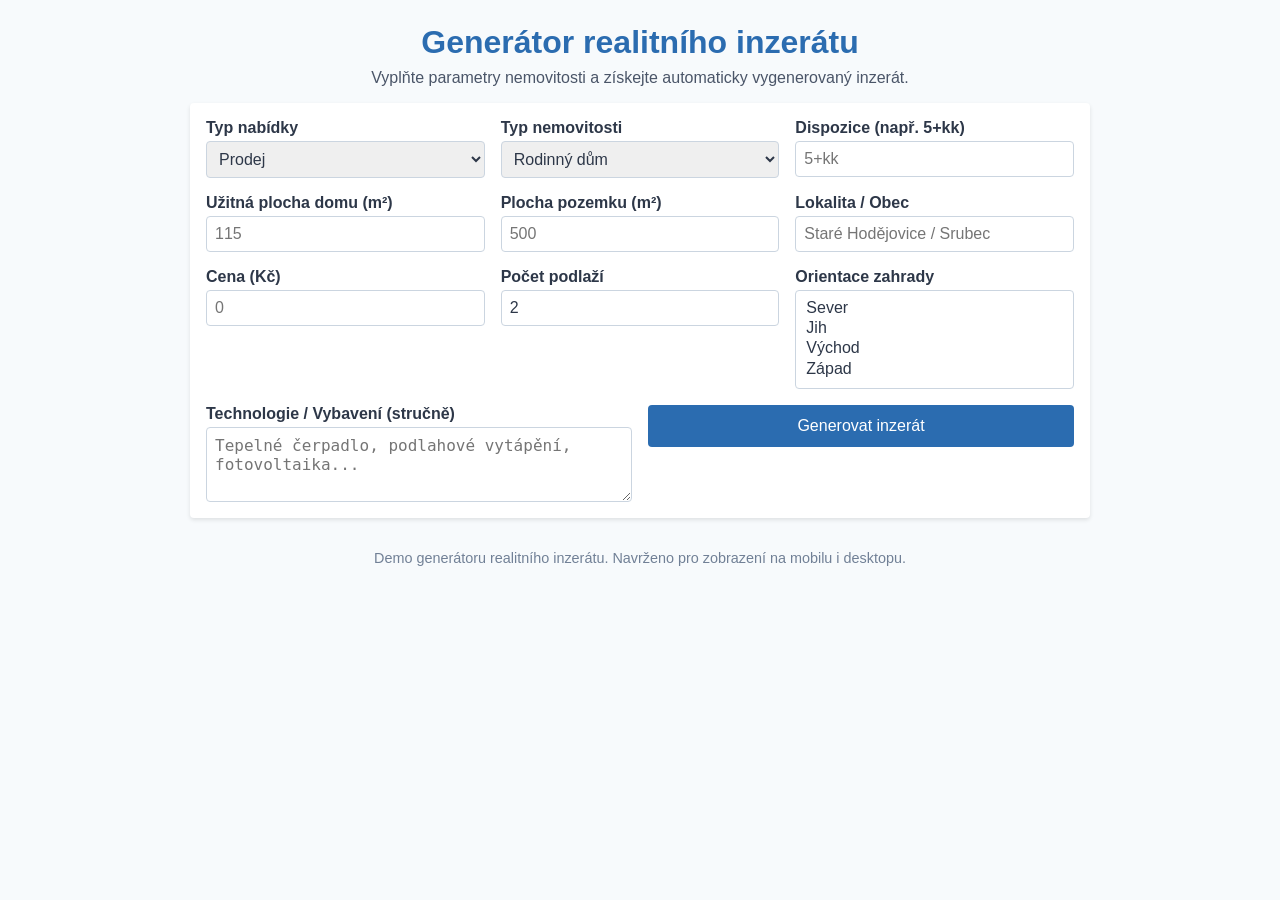
<file: property-listing-demo/index.html>
<!DOCTYPE html>
<html lang="cs">
<head>
  <meta charset="UTF-8">
  <meta name="viewport" content="width=device-width, initial-scale=1.0">
  <title>Generátor realitního inzerátu</title>
  <link rel="stylesheet" href="styles.css">
</head>
<body>
  <div class="container">
    <header>
      <h1>Generátor realitního&nbsp;inzerátu</h1>
      <p>Vyplňte parametry nemovitosti a získejte automaticky vygenerovaný inzerát.</p>
    </header>
    <main class="content">
      <form id="listingForm">
        <div class="form-row">
          <label for="offerType">Typ nabídky</label>
          <select id="offerType">
            <option value="Prodej">Prodej</option>
            <option value="Pronájem">Pronájem</option>
          </select>
        </div>
        <div class="form-row">
          <label for="propertyType">Typ nemovitosti</label>
          <select id="propertyType">
            <option value="rodinný dům">Rodinný dům</option>
            <option value="dvojdům">Dvojdům</option>
            <option value="řadový dům">Řadový dům</option>
          </select>
        </div>
        <div class="form-row">
          <label for="dispozice">Dispozice (např. 5+kk)</label>
          <input type="text" id="dispozice" placeholder="5+kk" />
        </div>
        <div class="form-row">
          <label for="areaHouse">Užitná plocha domu (m²)</label>
          <input type="number" id="areaHouse" min="0" step="1" placeholder="115" />
        </div>
        <div class="form-row">
          <label for="areaPlot">Plocha pozemku (m²)</label>
          <input type="number" id="areaPlot" min="0" step="1" placeholder="500" />
        </div>
        <div class="form-row">
          <label for="location">Lokalita / Obec</label>
          <input type="text" id="location" placeholder="Staré Hodějovice / Srubec" />
        </div>
        <div class="form-row">
          <label for="price">Cena (Kč)</label>
          <input type="number" id="price" min="0" step="1000" placeholder="0" />
        </div>
        <div class="form-row">
          <label for="floors">Počet podlaží</label>
          <input type="number" id="floors" min="1" max="5" step="1" value="2" />
        </div>
        <div class="form-row">
          <label for="gardenOrientation">Orientace zahrady</label>
          <select id="gardenOrientation" multiple>
            <option value="sever">Sever</option>
            <option value="jih">Jih</option>
            <option value="východ">Východ</option>
            <option value="západ">Západ</option>
          </select>
        </div>
        <div class="form-row">
          <label for="tech">Technologie / Vybavení (stručně)</label>
          <textarea id="tech" rows="3" placeholder="Tepelné čerpadlo, podlahové vytápění, fotovoltaika..."></textarea>
        </div>
        <div class="form-row">
          <button type="button" id="generateBtn">Generovat inzerát</button>
        </div>
      </form>
      <section id="outputSection" class="output-section">
        <h2>Vygenerovaný inzerát</h2>
        <pre id="listingOutput"></pre>
      </section>
    </main>
    <footer>
      <p>Demo generátoru realitního inzerátu. Navrženo pro zobrazení na mobilu i desktopu.</p>
    </footer>
  </div>
  <script src="script.js"></script>
</body>
</html>
</file>
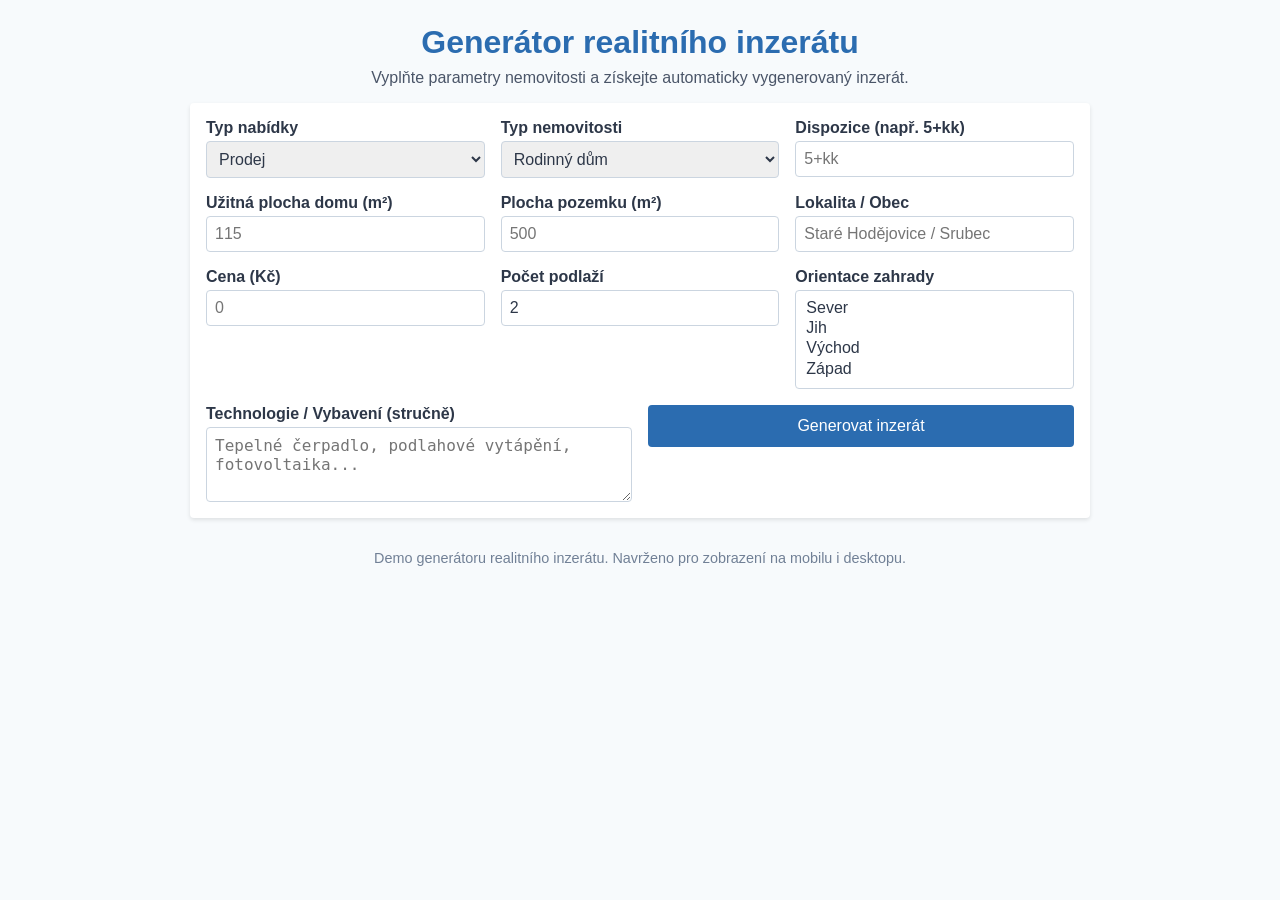
<file: product/listing-generator/index.html>
<!DOCTYPE html>
<html lang="cs">
<head>
  <meta charset="UTF-8">
  <meta name="viewport" content="width=device-width, initial-scale=1.0">
  <title>Generátor realitního inzerátu</title>
  <link rel="stylesheet" href="styles.css">
</head>
<body>
  <div class="container">
    <header>
      <h1>Generátor realitního&nbsp;inzerátu</h1>
      <p>Vyplňte parametry nemovitosti a získejte automaticky vygenerovaný inzerát.</p>
    </header>
    <main class="content">
      <form id="listingForm">
        <div class="form-row">
          <label for="offerType">Typ nabídky</label>
          <select id="offerType">
            <option value="Prodej">Prodej</option>
            <option value="Pronájem">Pronájem</option>
          </select>
        </div>
        <div class="form-row">
          <label for="propertyType">Typ nemovitosti</label>
          <select id="propertyType">
            <option value="rodinný dům">Rodinný dům</option>
            <option value="dvojdům">Dvojdům</option>
            <option value="řadový dům">Řadový dům</option>
          </select>
        </div>
        <div class="form-row">
          <label for="dispozice">Dispozice (např. 5+kk)</label>
          <input type="text" id="dispozice" placeholder="5+kk" />
        </div>
        <div class="form-row">
          <label for="areaHouse">Užitná plocha domu (m²)</label>
          <input type="number" id="areaHouse" min="0" step="1" placeholder="115" />
        </div>
        <div class="form-row">
          <label for="areaPlot">Plocha pozemku (m²)</label>
          <input type="number" id="areaPlot" min="0" step="1" placeholder="500" />
        </div>
        <div class="form-row">
          <label for="location">Lokalita / Obec</label>
          <input type="text" id="location" placeholder="Staré Hodějovice / Srubec" />
        </div>
        <div class="form-row">
          <label for="price">Cena (Kč)</label>
          <input type="number" id="price" min="0" step="1000" placeholder="0" />
        </div>
        <div class="form-row">
          <label for="floors">Počet podlaží</label>
          <input type="number" id="floors" min="1" max="5" step="1" value="2" />
        </div>
        <div class="form-row">
          <label for="gardenOrientation">Orientace zahrady</label>
          <select id="gardenOrientation" multiple>
            <option value="sever">Sever</option>
            <option value="jih">Jih</option>
            <option value="východ">Východ</option>
            <option value="západ">Západ</option>
          </select>
        </div>
        <div class="form-row">
          <label for="tech">Technologie / Vybavení (stručně)</label>
          <textarea id="tech" rows="3" placeholder="Tepelné čerpadlo, podlahové vytápění, fotovoltaika..."></textarea>
        </div>
        <div class="form-row">
          <button type="button" id="generateBtn">Generovat inzerát</button>
        </div>
      </form>
      <section id="outputSection" class="output-section">
        <h2>Vygenerované varianty inzerátu</h2>
        <p>Zvolte variantu podle cílového portálu. Všechny texty jsou připravené pro copy-paste.</p>

        <div class="variant-row">
          <div class="variant-head">
            <h3>Krátká varianta</h3>
            <button type="button" class="copy-btn" data-copy-target="listingShort">Kopírovat</button>
          </div>
          <pre id="listingShort"></pre>
        </div>

        <div class="variant-row">
          <div class="variant-head">
            <h3>Střední varianta</h3>
            <button type="button" class="copy-btn" data-copy-target="listingMedium">Kopírovat</button>
          </div>
          <pre id="listingMedium"></pre>
        </div>

        <div class="variant-row">
          <div class="variant-head">
            <h3>Dlouhá varianta</h3>
            <button type="button" class="copy-btn" data-copy-target="listingLong">Kopírovat</button>
          </div>
          <pre id="listingLong"></pre>
        </div>
      </section>
    </main>
    <footer>
      <p>Demo generátoru realitního inzerátu. Navrženo pro zobrazení na mobilu i desktopu.</p>
    </footer>
  </div>
  <script src="script.js"></script>
</body>
</html>
</file>
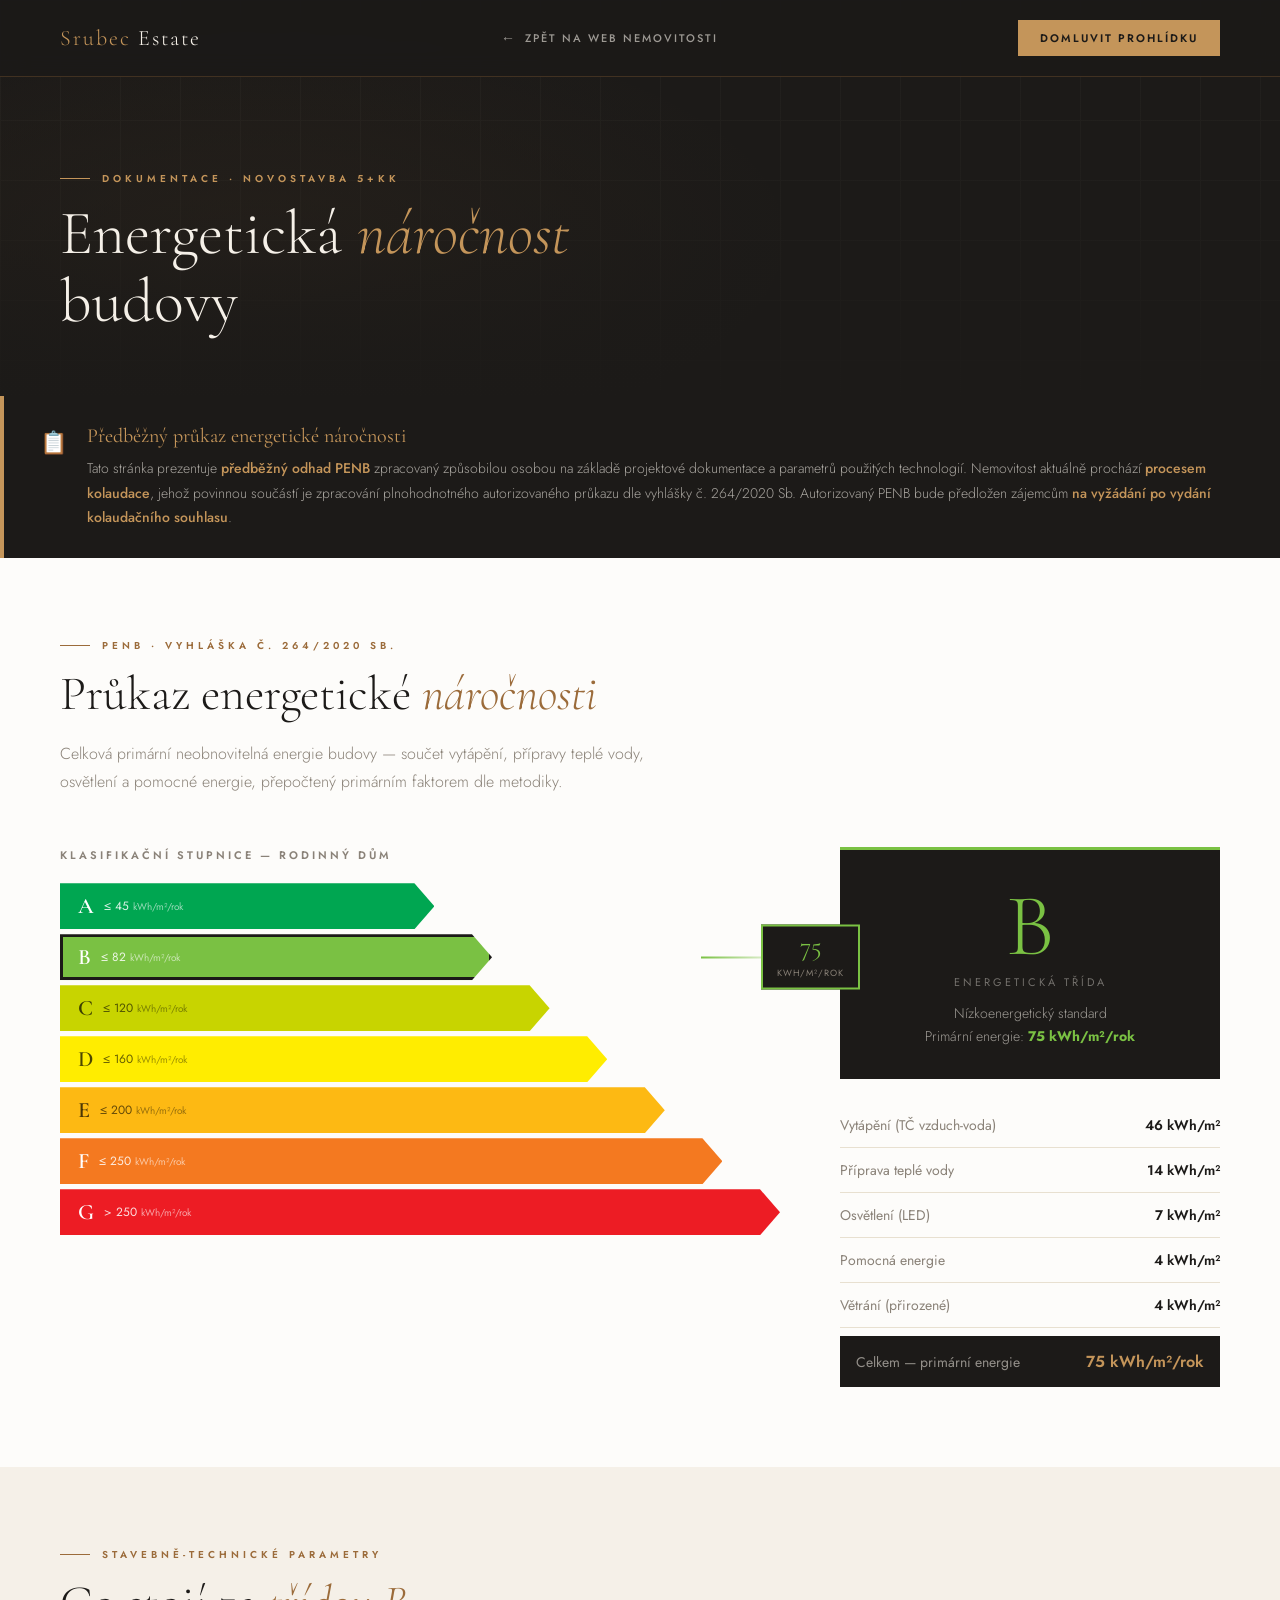
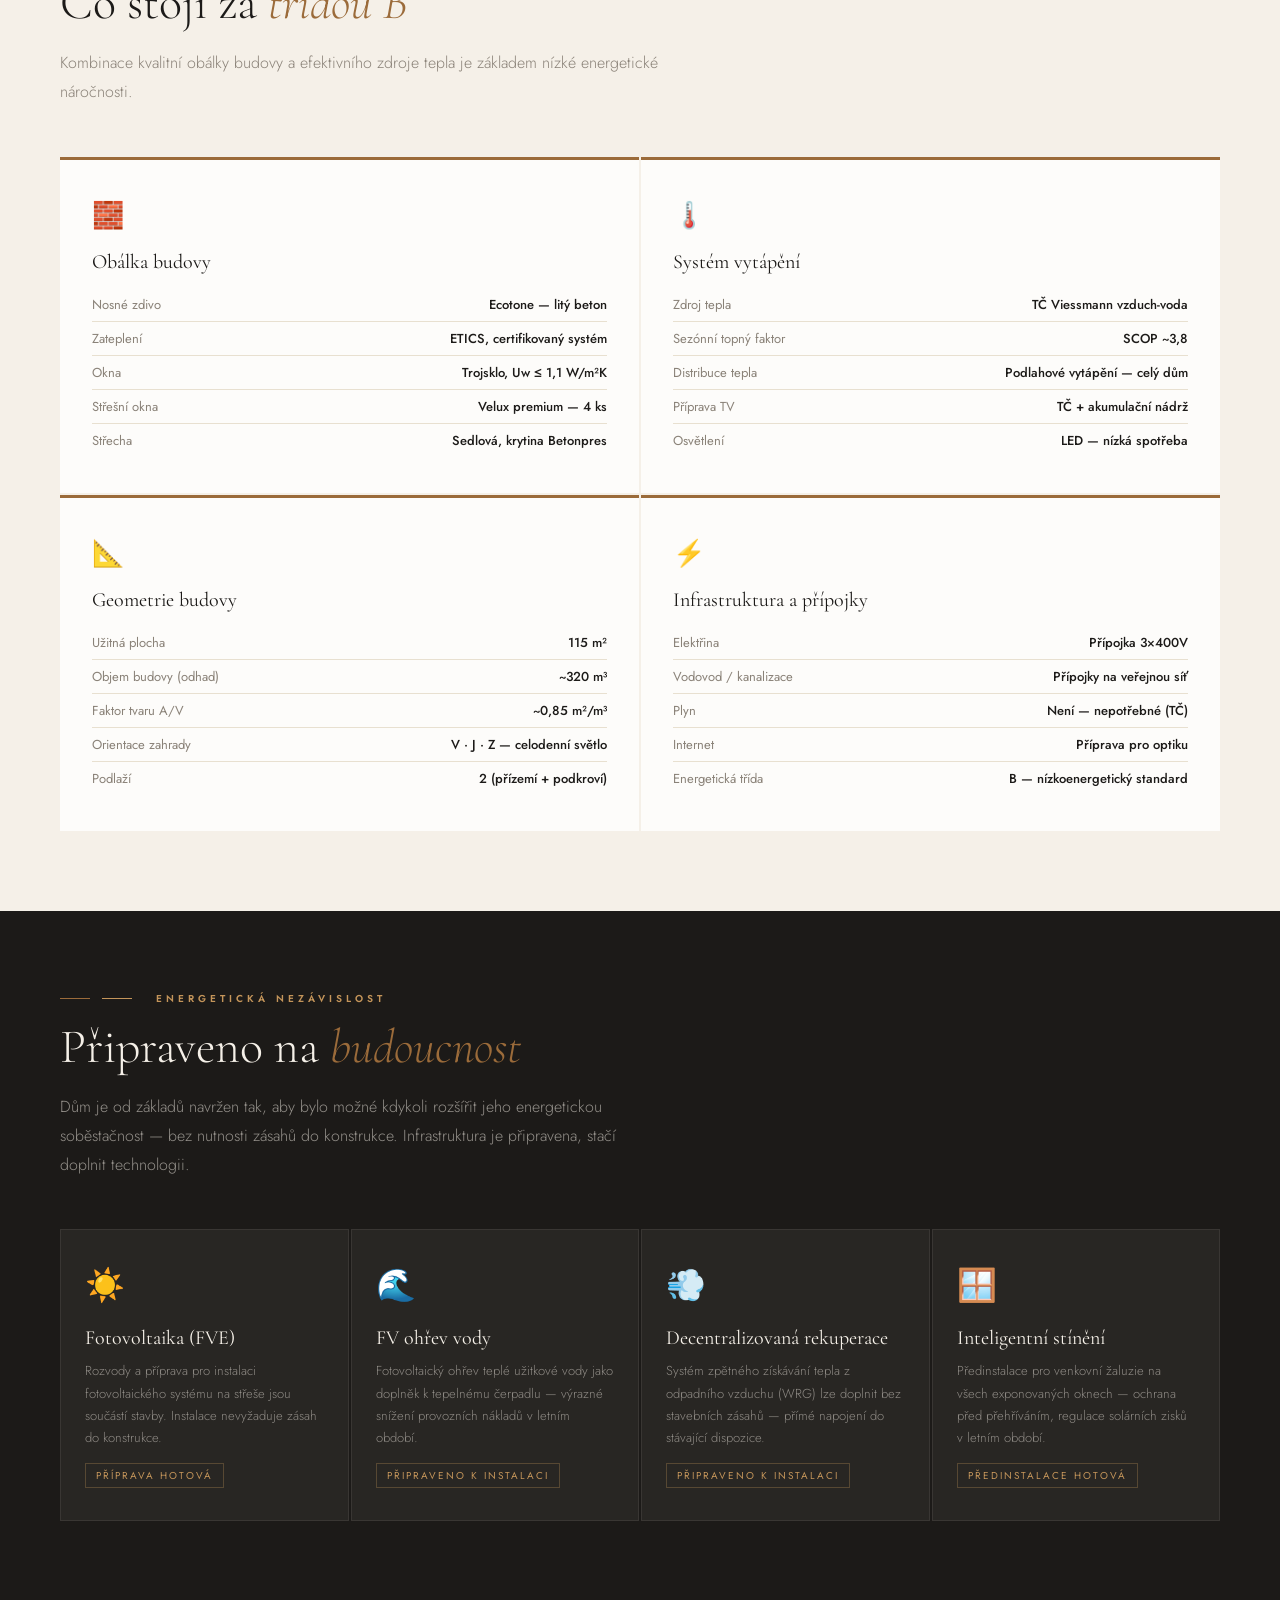
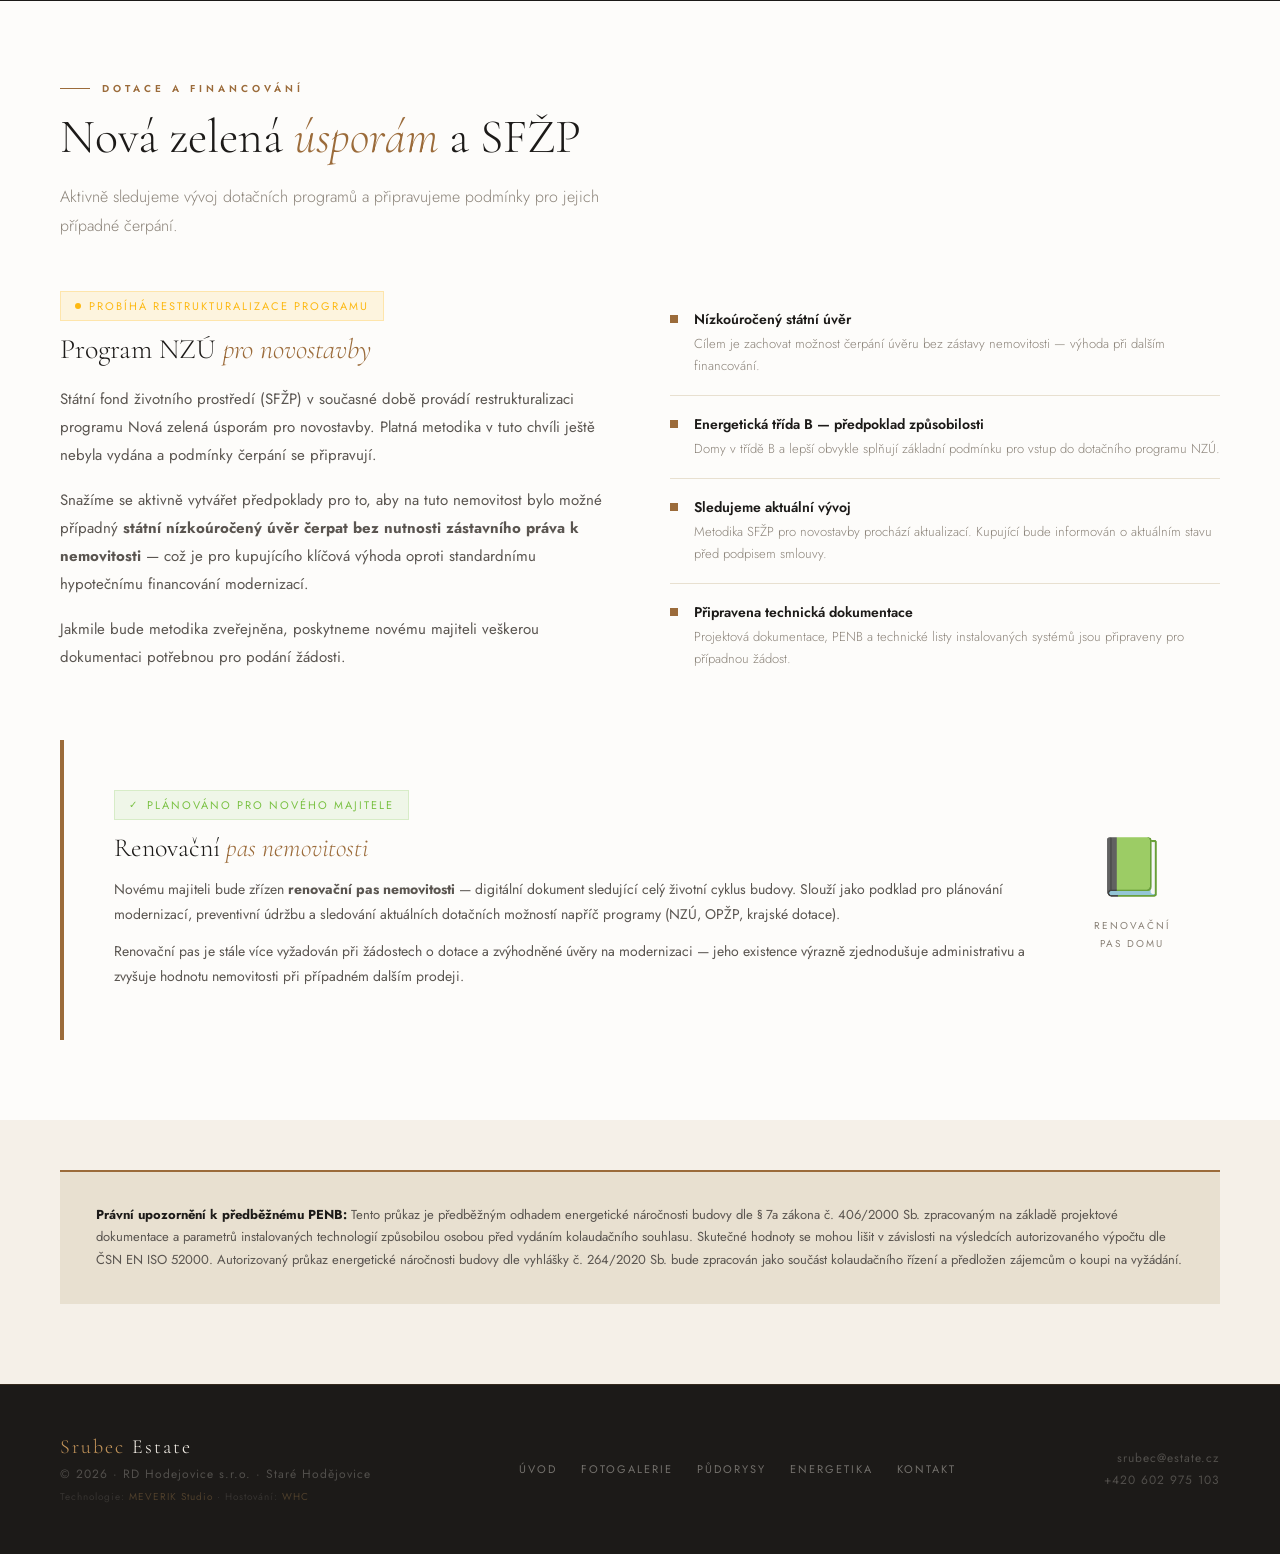
<file: docs/Energy_index.html>
<!DOCTYPE html>
<html lang="cs">
<head>
<meta charset="UTF-8">
<meta name="viewport" content="width=device-width, initial-scale=1.0">
<title>Energetická náročnost | Srubec Estate — Novostavba 5+kk Staré Hodějovice</title>
<meta name="description" content="Průkaz energetické náročnosti budovy (PENB) — předběžný odhad dle vyhlášky č. 264/2020 Sb. Rodinný dům 5+kk, Staré Hodějovice / Srubec. Energetická třída B, 75 kWh/m²/rok.">
<link rel="preconnect" href="https://fonts.googleapis.com">
<link href="https://fonts.googleapis.com/css2?family=Cormorant+Garamond:ital,wght@0,300;0,400;0,600;1,300;1,400&family=Jost:wght@300;400;500;600&display=swap" rel="stylesheet">
<style>
  :root {
    --cream:      #F5F0E8;
    --stone:      #E8E0D0;
    --warm-gray:  #8A8278;
    --dark:       #1C1A18;
    --accent:     #9B6B3A;
    --accent-light: #C4955A;
    --white:      #FDFCFA;
    --text:       #2E2B27;
    --muted:      #5A5550;

    /* Energetické třídy */
    --ea: #00A651;
    --eb: #7AC143;
    --ec: #C8D400;
    --ed: #FFED00;
    --ee: #FDB913;
    --ef: #F47920;
    --eg: #ED1C24;
  }

  * { margin: 0; padding: 0; box-sizing: border-box; }
  html { scroll-behavior: smooth; }
  body {
    font-family: 'Jost', sans-serif;
    background: var(--cream);
    color: var(--text);
    overflow-x: hidden;
  }

  /* ─── NAV ─── */
  nav {
    position: fixed; top: 0; left: 0; right: 0; z-index: 1000;
    padding: 20px 60px;
    display: flex; align-items: center; justify-content: space-between;
    background: rgba(28,26,24,0.92);
    backdrop-filter: blur(12px);
    border-bottom: 1px solid rgba(155,107,58,0.3);
    transition: all 0.3s;
  }
  nav.scrolled { padding: 14px 60px; }
  .nav-logo {
    font-family: 'Cormorant Garamond', serif;
    font-size: 22px; font-weight: 300;
    color: var(--cream); letter-spacing: 2px; text-decoration: none;
  }
  .nav-logo span { color: var(--accent-light); }
  .nav-back {
    font-size: 11px; font-weight: 500; letter-spacing: 2px;
    text-transform: uppercase; color: rgba(245,240,232,0.6);
    text-decoration: none; display: flex; align-items: center; gap: 8px;
    transition: color 0.3s;
  }
  .nav-back:hover { color: var(--accent-light); }
  .nav-back::before { content: '←'; font-size: 14px; }
  .nav-cta {
    font-size: 11px; font-weight: 600; letter-spacing: 2px;
    text-transform: uppercase; color: var(--dark);
    background: var(--accent-light); padding: 10px 22px;
    text-decoration: none; transition: background 0.3s;
  }
  .nav-cta:hover { background: var(--accent); color: var(--cream); }

  /* ─── PAGE HERO ─── */
  .page-hero {
    height: 44vh; min-height: 300px;
    position: relative; display: flex; align-items: flex-end; overflow: hidden;
    background: var(--dark);
  }
  .page-hero-overlay {
    position: absolute; inset: 0;
    background: linear-gradient(to top, rgba(28,26,24,0.97) 0%, rgba(28,26,24,0.5) 50%, rgba(28,26,24,0.25) 100%);
  }
  /* Dekorativní mřížka */
  .hero-grid {
    position: absolute; inset: 0; opacity: 0.04;
    background-image: linear-gradient(rgba(245,240,232,1) 1px, transparent 1px),
                      linear-gradient(90deg, rgba(245,240,232,1) 1px, transparent 1px);
    background-size: 60px 60px;
  }
  /* Zlatý záblesk */
  .hero-glow {
    position: absolute; inset: 0;
    background: radial-gradient(ellipse 60% 80% at 20% 60%, rgba(155,107,58,0.12), transparent 70%);
  }
  .page-hero-content {
    position: relative; z-index: 2; padding: 0 60px 60px;
    animation: fadeUp 0.9s cubic-bezier(0.16,1,0.3,1) 0.2s both;
  }
  @keyframes fadeUp {
    from { opacity: 0; transform: translateY(30px); }
    to   { opacity: 1; transform: translateY(0); }
  }
  .page-hero-content .section-label {
    font-size: 10px; font-weight: 600; letter-spacing: 4px;
    text-transform: uppercase; color: var(--accent-light);
    margin-bottom: 14px; display: flex; align-items: center; gap: 12px;
  }
  .page-hero-content .section-label::before {
    content: ''; width: 30px; height: 1px; background: var(--accent-light);
  }
  .page-hero-content h1 {
    font-family: 'Cormorant Garamond', serif;
    font-size: clamp(36px, 5vw, 62px); font-weight: 300;
    line-height: 1.1; color: var(--cream);
  }
  .page-hero-content h1 em { font-style: italic; color: var(--accent-light); }

  /* ─── SHARED TYPOGRAPHY ─── */
  .section-label {
    font-size: 10px; font-weight: 600; letter-spacing: 4px;
    text-transform: uppercase; color: var(--accent);
    margin-bottom: 14px; display: flex; align-items: center; gap: 12px;
  }
  .section-label::before { content: ''; width: 30px; height: 1px; background: var(--accent); }
  .section-title {
    font-family: 'Cormorant Garamond', serif;
    font-size: clamp(30px, 4vw, 48px); font-weight: 300;
    line-height: 1.15; color: var(--dark); margin-bottom: 18px;
  }
  .section-title em { font-style: italic; color: var(--accent); }
  .section-lead {
    font-size: 16px; font-weight: 300; line-height: 1.8;
    color: var(--warm-gray); max-width: 600px;
  }

  /* ─── NOTICE BANNER ─── */
  .notice-banner {
    background: var(--dark);
    border-left: 4px solid var(--accent-light);
    padding: 28px 36px;
    display: flex; gap: 20px; align-items: flex-start;
    margin-bottom: 0;
  }
  .notice-icon { font-size: 22px; flex-shrink: 0; margin-top: 2px; }
  .notice-title {
    font-family: 'Cormorant Garamond', serif;
    font-size: 20px; font-weight: 400; color: var(--accent-light);
    margin-bottom: 8px;
  }
  .notice-text {
    font-size: 14px; font-weight: 300; line-height: 1.75;
    color: rgba(245,240,232,0.65);
  }
  .notice-text strong { color: var(--accent-light); font-weight: 500; }

  /* ─── SECTIONS ─── */
  section { padding: 80px 60px; }
  .bg-white  { background: var(--white); }
  .bg-stone  { background: var(--stone); }
  .bg-dark   { background: var(--dark); }
  .bg-cream  { background: var(--cream); }

  /* ─── PENB DIAGRAM ─── */
  .penb-wrap {
    display: grid; grid-template-columns: 1fr 380px;
    gap: 60px; align-items: start; margin-top: 50px;
  }

  /* Šipkový diagram */
  .energy-chart { position: relative; }
  .energy-chart-title {
    font-size: 11px; font-weight: 600; letter-spacing: 3px;
    text-transform: uppercase; color: var(--warm-gray);
    margin-bottom: 20px;
  }
  .energy-bars { display: flex; flex-direction: column; gap: 5px; }

  .energy-bar-row { display: flex; align-items: center; gap: 12px; }
  .energy-bar-arrow {
    position: relative; height: 46px;
    display: flex; align-items: center;
    clip-path: polygon(0 0, calc(100% - 20px) 0, 100% 50%, calc(100% - 20px) 100%, 0 100%);
    transition: filter 0.3s;
  }
  .energy-bar-arrow.active {
    filter: drop-shadow(0 0 8px rgba(122,193,67,0.5));
  }
  .energy-bar-letter {
    font-family: 'Cormorant Garamond', serif;
    font-size: 22px; font-weight: 600; color: white;
    margin-left: 18px; flex-shrink: 0;
  }
  .energy-bar-range {
    font-size: 12px; font-weight: 400; color: rgba(255,255,255,0.85);
    margin-left: 10px;
  }
  .energy-bar-unit {
    font-size: 10px; color: rgba(255,255,255,0.6);
    margin-left: 4px;
  }

  /* Aktivní třída B — ukazatel */
  .active-indicator {
    position: absolute; right: -80px; top: 50%; transform: translateY(-50%);
    display: flex; align-items: center; gap: 0;
  }
  .indicator-line {
    width: 60px; height: 2px;
    background: linear-gradient(to right, var(--eb), rgba(122,193,67,0.3));
  }
  .indicator-badge {
    background: var(--dark); border: 2px solid var(--eb);
    padding: 6px 14px; text-align: center; white-space: nowrap;
  }
  .indicator-value {
    font-family: 'Cormorant Garamond', serif;
    font-size: 26px; font-weight: 400; color: var(--eb);
    display: block; line-height: 1;
  }
  .indicator-unit {
    font-size: 9px; letter-spacing: 1px; color: var(--warm-gray);
    text-transform: uppercase;
  }

  /* ─── PENB SIDEBAR ─── */
  .penb-sidebar {}
  .penb-class-badge {
    background: var(--dark); padding: 32px;
    text-align: center; margin-bottom: 24px;
    border-top: 3px solid var(--eb);
  }
  .penb-class-letter {
    font-family: 'Cormorant Garamond', serif;
    font-size: 88px; font-weight: 300; line-height: 1;
    color: var(--eb);
  }
  .penb-class-label {
    font-size: 11px; letter-spacing: 3px; text-transform: uppercase;
    color: rgba(245,240,232,0.4); margin-top: 4px;
  }
  .penb-class-desc {
    font-size: 14px; color: rgba(245,240,232,0.6);
    line-height: 1.6; margin-top: 12px; font-weight: 300;
  }

  /* PENB hodnoty tabulka */
  .penb-table { width: 100%; }
  .penb-row {
    display: flex; justify-content: space-between; align-items: baseline;
    padding: 12px 0; border-bottom: 1px solid var(--stone);
    font-size: 14px;
  }
  .penb-row:last-child { border-bottom: none; }
  .penb-row.total {
    background: var(--dark); margin: 0 -0px;
    padding: 14px 16px; border-bottom: none; margin-top: 8px;
  }
  .penb-key { color: var(--warm-gray); }
  .penb-row.total .penb-key { color: rgba(245,240,232,0.55); }
  .penb-val { font-weight: 600; color: var(--dark); text-align: right; }
  .penb-row.total .penb-val { color: var(--accent-light); font-size: 16px; }

  /* ─── TECH PARAMS ─── */
  .tech-grid-2 {
    display: grid; grid-template-columns: 1fr 1fr;
    gap: 2px; margin-top: 50px;
  }
  .tech-card {
    background: var(--white); padding: 36px 32px;
    border-top: 3px solid var(--accent);
    transition: all 0.3s;
  }
  .tech-card:hover { background: var(--dark); transform: translateY(-3px); box-shadow: 0 16px 50px rgba(28,26,24,0.18); }
  .tech-card-icon { font-size: 26px; margin-bottom: 16px; display: block; }
  .tech-card h4 {
    font-family: 'Cormorant Garamond', serif;
    font-size: 20px; font-weight: 400; color: var(--dark);
    margin-bottom: 14px; transition: color 0.3s;
  }
  .tech-card:hover h4 { color: var(--accent-light); }
  .tech-row-mini {
    display: flex; justify-content: space-between;
    padding: 7px 0; border-bottom: 1px solid var(--stone);
    font-size: 13px; transition: border-color 0.3s;
  }
  .tech-card:hover .tech-row-mini { border-color: rgba(245,240,232,0.08); }
  .tech-row-mini:last-child { border-bottom: none; }
  .tech-k { color: var(--warm-gray); transition: color 0.3s; }
  .tech-card:hover .tech-k { color: rgba(245,240,232,0.45); }
  .tech-v { font-weight: 500; color: var(--dark); text-align: right; transition: color 0.3s; }
  .tech-card:hover .tech-v { color: var(--cream); }

  /* ─── BUDOUCÍ POTENCIÁL ─── */
  .potential-grid {
    display: grid; grid-template-columns: repeat(4, 1fr);
    gap: 2px; margin-top: 50px;
  }
  .potential-card {
    background: rgba(245,240,232,0.05); padding: 32px 24px;
    border: 1px solid rgba(245,240,232,0.08);
    transition: all 0.3s; position: relative; overflow: hidden;
  }
  .potential-card::before {
    content: ''; position: absolute; bottom: 0; left: 0; right: 0;
    height: 2px; background: var(--accent);
    transform: scaleX(0); transition: transform 0.4s;
    transform-origin: left;
  }
  .potential-card:hover { background: rgba(245,240,232,0.08); }
  .potential-card:hover::before { transform: scaleX(1); }
  .potential-icon { font-size: 32px; margin-bottom: 18px; display: block; }
  .potential-card h4 {
    font-family: 'Cormorant Garamond', serif;
    font-size: 20px; font-weight: 400; color: var(--cream);
    margin-bottom: 10px;
  }
  .potential-card p {
    font-size: 13px; font-weight: 300; line-height: 1.7;
    color: rgba(245,240,232,0.5);
  }
  .potential-badge {
    display: inline-block; margin-top: 14px;
    font-size: 10px; letter-spacing: 2px; text-transform: uppercase;
    color: var(--accent-light); border: 1px solid rgba(196,149,90,0.3);
    padding: 4px 10px;
  }

  /* ─── NZÚ SEKCE ─── */
  .nzu-wrap {
    display: grid; grid-template-columns: 1fr 1fr;
    gap: 60px; align-items: start; margin-top: 50px;
  }
  .nzu-text h3 {
    font-family: 'Cormorant Garamond', serif;
    font-size: 28px; font-weight: 300; color: var(--dark);
    margin-bottom: 20px; line-height: 1.2;
  }
  .nzu-text h3 em { color: var(--accent); font-style: italic; }
  .nzu-text p {
    font-size: 15px; line-height: 1.85; color: var(--muted);
    margin-bottom: 18px;
  }
  .nzu-highlights {
    display: flex; flex-direction: column; gap: 0;
  }
  .nzu-item {
    padding: 18px 0; border-bottom: 1px solid var(--stone);
    display: flex; gap: 16px; align-items: flex-start;
  }
  .nzu-item:last-child { border-bottom: none; }
  .nzu-dot {
    width: 8px; height: 8px; background: var(--accent);
    flex-shrink: 0; margin-top: 6px;
  }
  .nzu-item-title {
    font-size: 14px; font-weight: 600; color: var(--dark);
    margin-bottom: 4px;
  }
  .nzu-item-text {
    font-size: 13px; font-weight: 300; line-height: 1.7;
    color: var(--warm-gray);
  }

  /* Status tag */
  .status-tag {
    display: inline-flex; align-items: center; gap: 8px;
    font-size: 11px; letter-spacing: 2px; text-transform: uppercase;
    padding: 6px 14px; margin-bottom: 12px;
  }
  .status-tag.processing {
    background: rgba(253,185,19,0.12);
    color: #FDB913;
    border: 1px solid rgba(253,185,19,0.25);
  }
  .status-tag.processing::before {
    content: '';
    width: 6px; height: 6px;
    background: #FDB913;
    border-radius: 50%;
    animation: pulse 1.5s infinite;
  }
  @keyframes pulse {
    0%,100% { opacity: 1; } 50% { opacity: 0.3; }
  }
  .status-tag.ready {
    background: rgba(122,193,67,0.1);
    color: var(--eb);
    border: 1px solid rgba(122,193,67,0.2);
  }
  .status-tag.ready::before {
    content: '✓'; font-size: 10px;
  }

  /* ─── RENOVAČNÍ PAS ─── */
  .passport-banner {
    background: var(--white); padding: 50px;
    border-left: 4px solid var(--accent);
    display: grid; grid-template-columns: 1fr auto;
    gap: 40px; align-items: center; margin-top: 50px;
  }
  .passport-banner h3 {
    font-family: 'Cormorant Garamond', serif;
    font-size: 26px; font-weight: 300; color: var(--dark);
    margin-bottom: 14px;
  }
  .passport-banner h3 em { color: var(--accent); font-style: italic; }
  .passport-banner p {
    font-size: 14px; line-height: 1.8; color: var(--muted);
  }
  .passport-icon-wrap {
    text-align: center; flex-shrink: 0;
  }
  .passport-icon-wrap .big-icon { font-size: 56px; display: block; }
  .passport-icon-wrap p {
    font-size: 10px; letter-spacing: 2px; text-transform: uppercase;
    color: var(--warm-gray); margin-top: 10px;
  }

  /* ─── DISCLAIMER ─── */
  .disclaimer-box {
    background: var(--stone); padding: 32px 36px;
    border-top: 2px solid var(--accent); margin-top: 50px;
    font-size: 13px; line-height: 1.75; color: var(--muted);
  }
  .disclaimer-box strong { color: var(--dark); }

  /* ─── FOOTER ─── */
  footer {
    background: var(--dark); padding: 50px 60px;
    display: flex; justify-content: space-between; align-items: center;
    border-top: 1px solid rgba(155,107,58,0.2); flex-wrap: wrap; gap: 20px;
  }
  .footer-logo {
    font-family: 'Cormorant Garamond', serif;
    font-size: 20px; font-weight: 300; color: var(--cream); letter-spacing: 2px;
  }
  .footer-logo span { color: var(--accent-light); }
  .footer-links { display: flex; gap: 24px; flex-wrap: wrap; }
  .footer-links a {
    font-size: 11px; letter-spacing: 2px; text-transform: uppercase;
    color: rgba(245,240,232,0.4); text-decoration: none; transition: color 0.3s;
  }
  .footer-links a:hover { color: var(--accent-light); }
  footer p {
    font-size: 12px; color: rgba(245,240,232,0.25); letter-spacing: 1px;
  }
  footer .dev-sig {
    font-size: 10px; color: rgba(245,240,232,0.12);
    letter-spacing: 1px; margin-top: 6px;
  }
  footer .dev-sig span { color: rgba(196,149,90,0.3); }

  /* ─── FADE IN ─── */
  .fade-in { opacity: 0; transform: translateY(24px); transition: opacity 0.7s ease, transform 0.7s ease; }
  .fade-in.visible { opacity: 1; transform: translateY(0); }

  /* ─── RESPONSIVE ─── */
  @media (max-width: 900px) {
    nav { padding: 18px 24px; }
    section { padding: 60px 24px; }
    .page-hero-content { padding: 0 24px 50px; }
    .penb-wrap, .nzu-wrap { grid-template-columns: 1fr; }
    .tech-grid-2, .potential-grid { grid-template-columns: 1fr; }
    .passport-banner { grid-template-columns: 1fr; }
    footer { flex-direction: column; align-items: flex-start; }
    .active-indicator { display: none; }
  }
</style>
</head>
<body>

<!-- ─── NAV ─── -->
<nav id="mainNav">
  <a href="index.html" class="nav-logo"><span>Srubec</span> Estate</a>
  <a href="index.html" class="nav-back">Zpět na web nemovitosti</a>
  <a href="index.html#contact" class="nav-cta">Domluvit prohlídku</a>
</nav>

<!-- ─── HERO ─── -->
<div class="page-hero">
  <div class="hero-grid"></div>
  <div class="hero-glow"></div>
  <div class="page-hero-overlay"></div>
  <div class="page-hero-content">
    <div class="section-label">Dokumentace · Novostavba 5+kk</div>
    <h1>Energetická <em>náročnost</em><br>budovy</h1>
  </div>
</div>

<!-- ─── NOTICE BANNER ─── -->
<div class="notice-banner">
  <div class="notice-icon">📋</div>
  <div>
    <div class="notice-title">Předběžný průkaz energetické náročnosti</div>
    <div class="notice-text">
      Tato stránka prezentuje <strong>předběžný odhad PENB</strong> zpracovaný způsobilou osobou na základě projektové dokumentace
      a parametrů použitých technologií. Nemovitost aktuálně prochází <strong>procesem kolaudace</strong>, jehož povinnou součástí
      je zpracování plnohodnotného autorizovaného průkazu dle vyhlášky č. 264/2020 Sb.
      Autorizovaný PENB bude předložen zájemcům <strong>na vyžádání po vydání kolaudačního souhlasu</strong>.
    </div>
  </div>
</div>

<!-- ─── PENB DIAGRAM ─── -->
<section class="bg-white">
  <div class="section-label">PENB · Vyhláška č. 264/2020 Sb.</div>
  <h2 class="section-title">Průkaz energetické <em>náročnosti</em></h2>
  <p class="section-lead">
    Celková primární neobnovitelná energie budovy — součet vytápění, přípravy teplé vody,
    osvětlení a pomocné energie, přepočtený primárním faktorem dle metodiky.
  </p>

  <div class="penb-wrap fade-in">

    <!-- Šipkový diagram tříd -->
    <div class="energy-chart">
      <div class="energy-chart-title">Klasifikační stupnice — rodinný dům</div>
      <div class="energy-bars">

        <!-- A -->
        <div class="energy-bar-row">
          <div class="energy-bar-arrow" style="background:var(--ea); width: 52%">
            <span class="energy-bar-letter">A</span>
            <span class="energy-bar-range">≤ 45</span>
            <span class="energy-bar-unit">kWh/m²/rok</span>
          </div>
        </div>

        <!-- B — AKTIVNÍ -->
        <div class="energy-bar-row" style="position:relative">
          <div class="energy-bar-arrow active" style="background:var(--eb); width: 60%; outline: 3px solid #1C1A18; outline-offset: -3px;">
            <span class="energy-bar-letter">B</span>
            <span class="energy-bar-range">≤ 82</span>
            <span class="energy-bar-unit">kWh/m²/rok</span>
          </div>
          <!-- Ukazatel -->
          <div class="active-indicator">
            <div class="indicator-line"></div>
            <div class="indicator-badge">
              <span class="indicator-value">75</span>
              <span class="indicator-unit">kWh/m²/rok</span>
            </div>
          </div>
        </div>

        <!-- C -->
        <div class="energy-bar-row">
          <div class="energy-bar-arrow" style="background:var(--ec); width: 68%">
            <span class="energy-bar-letter" style="color:rgba(0,0,0,0.7)">C</span>
            <span class="energy-bar-range" style="color:rgba(0,0,0,0.6)">≤ 120</span>
            <span class="energy-bar-unit" style="color:rgba(0,0,0,0.4)">kWh/m²/rok</span>
          </div>
        </div>

        <!-- D -->
        <div class="energy-bar-row">
          <div class="energy-bar-arrow" style="background:var(--ed); width: 76%">
            <span class="energy-bar-letter" style="color:rgba(0,0,0,0.7)">D</span>
            <span class="energy-bar-range" style="color:rgba(0,0,0,0.6)">≤ 160</span>
            <span class="energy-bar-unit" style="color:rgba(0,0,0,0.4)">kWh/m²/rok</span>
          </div>
        </div>

        <!-- E -->
        <div class="energy-bar-row">
          <div class="energy-bar-arrow" style="background:var(--ee); width: 84%">
            <span class="energy-bar-letter" style="color:rgba(0,0,0,0.7)">E</span>
            <span class="energy-bar-range" style="color:rgba(0,0,0,0.6)">≤ 200</span>
            <span class="energy-bar-unit" style="color:rgba(0,0,0,0.4)">kWh/m²/rok</span>
          </div>
        </div>

        <!-- F -->
        <div class="energy-bar-row">
          <div class="energy-bar-arrow" style="background:var(--ef); width: 92%">
            <span class="energy-bar-letter">F</span>
            <span class="energy-bar-range">≤ 250</span>
            <span class="energy-bar-unit">kWh/m²/rok</span>
          </div>
        </div>

        <!-- G -->
        <div class="energy-bar-row">
          <div class="energy-bar-arrow" style="background:var(--eg); width: 100%">
            <span class="energy-bar-letter">G</span>
            <span class="energy-bar-range">> 250</span>
            <span class="energy-bar-unit">kWh/m²/rok</span>
          </div>
        </div>

      </div><!-- /energy-bars -->
    </div><!-- /energy-chart -->

    <!-- Sidebar -->
    <div class="penb-sidebar">
      <div class="penb-class-badge">
        <div class="penb-class-letter">B</div>
        <div class="penb-class-label">Energetická třída</div>
        <div class="penb-class-desc">Nízkoenergetický standard<br>Primární energie: <strong style="color:var(--eb)">75 kWh/m²/rok</strong></div>
      </div>

      <div class="penb-table">
        <div class="penb-row">
          <span class="penb-key">Vytápění (TČ vzduch-voda)</span>
          <span class="penb-val">46 kWh/m²</span>
        </div>
        <div class="penb-row">
          <span class="penb-key">Příprava teplé vody</span>
          <span class="penb-val">14 kWh/m²</span>
        </div>
        <div class="penb-row">
          <span class="penb-key">Osvětlení (LED)</span>
          <span class="penb-val">7 kWh/m²</span>
        </div>
        <div class="penb-row">
          <span class="penb-key">Pomocná energie</span>
          <span class="penb-val">4 kWh/m²</span>
        </div>
        <div class="penb-row">
          <span class="penb-key">Větrání (přirozené)</span>
          <span class="penb-val">4 kWh/m²</span>
        </div>
        <div class="penb-row total">
          <span class="penb-key">Celkem — primární energie</span>
          <span class="penb-val">75 kWh/m²/rok</span>
        </div>
      </div>
    </div>

  </div><!-- /penb-wrap -->
</section>

<!-- ─── TECHNICKÉ PARAMETRY ─── -->
<section class="bg-cream">
  <div class="section-label">Stavebně-technické parametry</div>
  <h2 class="section-title">Co stojí za <em>třídou B</em></h2>
  <p class="section-lead">Kombinace kvalitní obálky budovy a efektivního zdroje tepla je základem nízké energetické náročnosti.</p>

  <div class="tech-grid-2">
    <div class="tech-card fade-in">
      <span class="tech-card-icon">🧱</span>
      <h4>Obálka budovy</h4>
      <div class="tech-row-mini"><span class="tech-k">Nosné zdivo</span><span class="tech-v">Ecotone — litý beton</span></div>
      <div class="tech-row-mini"><span class="tech-k">Zateplení</span><span class="tech-v">ETICS, certifikovaný systém</span></div>
      <div class="tech-row-mini"><span class="tech-k">Okna</span><span class="tech-v">Trojsklo, Uw ≤ 1,1 W/m²K</span></div>
      <div class="tech-row-mini"><span class="tech-k">Střešní okna</span><span class="tech-v">Velux premium — 4 ks</span></div>
      <div class="tech-row-mini"><span class="tech-k">Střecha</span><span class="tech-v">Sedlová, krytina Betonpres</span></div>
    </div>
    <div class="tech-card fade-in">
      <span class="tech-card-icon">🌡️</span>
      <h4>Systém vytápění</h4>
      <div class="tech-row-mini"><span class="tech-k">Zdroj tepla</span><span class="tech-v">TČ Viessmann vzduch-voda</span></div>
      <div class="tech-row-mini"><span class="tech-k">Sezónní topný faktor</span><span class="tech-v">SCOP ~3,8</span></div>
      <div class="tech-row-mini"><span class="tech-k">Distribuce tepla</span><span class="tech-v">Podlahové vytápění — celý dům</span></div>
      <div class="tech-row-mini"><span class="tech-k">Příprava TV</span><span class="tech-v">TČ + akumulační nádrž</span></div>
      <div class="tech-row-mini"><span class="tech-k">Osvětlení</span><span class="tech-v">LED — nízká spotřeba</span></div>
    </div>
    <div class="tech-card fade-in">
      <span class="tech-card-icon">📐</span>
      <h4>Geometrie budovy</h4>
      <div class="tech-row-mini"><span class="tech-k">Užitná plocha</span><span class="tech-v">115 m²</span></div>
      <div class="tech-row-mini"><span class="tech-k">Objem budovy (odhad)</span><span class="tech-v">~320 m³</span></div>
      <div class="tech-row-mini"><span class="tech-k">Faktor tvaru A/V</span><span class="tech-v">~0,85 m²/m³</span></div>
      <div class="tech-row-mini"><span class="tech-k">Orientace zahrady</span><span class="tech-v">V · J · Z — celodenní světlo</span></div>
      <div class="tech-row-mini"><span class="tech-k">Podlaží</span><span class="tech-v">2 (přízemí + podkroví)</span></div>
    </div>
    <div class="tech-card fade-in">
      <span class="tech-card-icon">⚡</span>
      <h4>Infrastruktura a přípojky</h4>
      <div class="tech-row-mini"><span class="tech-k">Elektřina</span><span class="tech-v">Přípojka 3×400V</span></div>
      <div class="tech-row-mini"><span class="tech-k">Vodovod / kanalizace</span><span class="tech-v">Přípojky na veřejnou síť</span></div>
      <div class="tech-row-mini"><span class="tech-k">Plyn</span><span class="tech-v">Není — nepotřebné (TČ)</span></div>
      <div class="tech-row-mini"><span class="tech-k">Internet</span><span class="tech-v">Příprava pro optiku</span></div>
      <div class="tech-row-mini"><span class="tech-k">Energetická třída</span><span class="tech-v">B — nízkoenergetický standard</span></div>
    </div>
  </div>
</section>

<!-- ─── BUDOUCÍ POTENCIÁL ─── -->
<section class="bg-dark">
  <div class="section-label" style="color:var(--accent-light)"><span style="background:var(--accent-light);width:30px;height:1px;display:inline-block;margin-right:12px;vertical-align:middle"></span>Energetická nezávislost</div>
  <h2 class="section-title" style="color:var(--cream)">Připraveno na <em>budoucnost</em></h2>
  <p class="section-lead" style="color:rgba(245,240,232,0.55)">
    Dům je od základů navržen tak, aby bylo možné kdykoli rozšířit jeho energetickou soběstačnost
    — bez nutnosti zásahů do konstrukce. Infrastruktura je připravena, stačí doplnit technologii.
  </p>

  <div class="potential-grid">
    <div class="potential-card fade-in">
      <span class="potential-icon">☀️</span>
      <h4>Fotovoltaika (FVE)</h4>
      <p>Rozvody a příprava pro instalaci fotovoltaického systému na střeše jsou součástí stavby. Instalace nevyžaduje zásah do konstrukce.</p>
      <span class="potential-badge">Příprava hotová</span>
    </div>
    <div class="potential-card fade-in">
      <span class="potential-icon">🌊</span>
      <h4>FV ohřev vody</h4>
      <p>Fotovoltaický ohřev teplé užitkové vody jako doplněk k tepelnému čerpadlu — výrazné snížení provozních nákladů v letním období.</p>
      <span class="potential-badge">Připraveno k instalaci</span>
    </div>
    <div class="potential-card fade-in">
      <span class="potential-icon">💨</span>
      <h4>Decentralizovaná rekuperace</h4>
      <p>Systém zpětného získávání tepla z odpadního vzduchu (WRG) lze doplnit bez stavebních zásahů — přímé napojení do stávající dispozice.</p>
      <span class="potential-badge">Připraveno k instalaci</span>
    </div>
    <div class="potential-card fade-in">
      <span class="potential-icon">🪟</span>
      <h4>Inteligentní stínění</h4>
      <p>Předinstalace pro venkovní žaluzie na všech exponovaných oknech — ochrana před přehříváním, regulace solárních zisků v letním období.</p>
      <span class="potential-badge">Předinstalace hotová</span>
    </div>
  </div>
</section>

<!-- ─── NZÚ & DOTACE ─── -->
<section class="bg-white">
  <div class="section-label">Dotace a financování</div>
  <h2 class="section-title">Nová zelená <em>úsporám</em> a SFŽP</h2>
  <p class="section-lead">Aktivně sledujeme vývoj dotačních programů a připravujeme podmínky pro jejich případné čerpání.</p>

  <div class="nzu-wrap">
    <div class="nzu-text fade-in">
      <div class="status-tag processing">Probíhá restrukturalizace programu</div>
      <h3>Program NZÚ <em>pro novostavby</em></h3>
      <p>
        Státní fond životního prostředí (SFŽP) v současné době provádí restrukturalizaci programu
        Nová zelená úsporám pro novostavby. Platná metodika v tuto chvíli ještě nebyla vydána
        a podmínky čerpání se připravují.
      </p>
      <p>
        Snažíme se aktivně vytvářet předpoklady pro to, aby na tuto nemovitost bylo možné
        případný <strong>státní nízkoúročený úvěr čerpat bez nutnosti zástavního práva k nemovitosti</strong>
        — což je pro kupujícího klíčová výhoda oproti standardnímu hypotečnímu financování modernizací.
      </p>
      <p>
        Jakmile bude metodika zveřejněna, poskytneme novému majiteli veškerou dokumentaci
        potřebnou pro podání žádosti.
      </p>
    </div>

    <div class="nzu-highlights fade-in">
      <div class="nzu-item">
        <div class="nzu-dot"></div>
        <div>
          <div class="nzu-item-title">Nízkoúročený státní úvěr</div>
          <div class="nzu-item-text">Cílem je zachovat možnost čerpání úvěru bez zástavy nemovitosti — výhoda při dalším financování.</div>
        </div>
      </div>
      <div class="nzu-item">
        <div class="nzu-dot"></div>
        <div>
          <div class="nzu-item-title">Energetická třída B — předpoklad způsobilosti</div>
          <div class="nzu-item-text">Domy v třídě B a lepší obvykle splňují základní podmínku pro vstup do dotačního programu NZÚ.</div>
        </div>
      </div>
      <div class="nzu-item">
        <div class="nzu-dot"></div>
        <div>
          <div class="nzu-item-title">Sledujeme aktuální vývoj</div>
          <div class="nzu-item-text">Metodika SFŽP pro novostavby prochází aktualizací. Kupující bude informován o aktuálním stavu před podpisem smlouvy.</div>
        </div>
      </div>
      <div class="nzu-item">
        <div class="nzu-dot"></div>
        <div>
          <div class="nzu-item-title">Připravena technická dokumentace</div>
          <div class="nzu-item-text">Projektová dokumentace, PENB a technické listy instalovaných systémů jsou připraveny pro případnou žádost.</div>
        </div>
      </div>
    </div>
  </div>

  <!-- Renovační pas -->
  <div class="passport-banner fade-in">
    <div>
      <div class="status-tag ready">Plánováno pro nového majitele</div>
      <h3>Renovační <em>pas nemovitosti</em></h3>
      <p>
        Novému majiteli bude zřízen <strong>renovační pas nemovitosti</strong> — digitální dokument sledující
        celý životní cyklus budovy. Slouží jako podklad pro plánování modernizací, preventivní údržbu
        a sledování aktuálních dotačních možností napříč programy (NZÚ, OPŽP, krajské dotace).
      </p>
      <p style="margin-top:12px">
        Renovační pas je stále více vyžadován při žádostech o dotace a zvýhodněné úvěry na modernizaci
        — jeho existence výrazně zjednodušuje administrativu a zvyšuje hodnotu nemovitosti při případném
        dalším prodeji.
      </p>
    </div>
    <div class="passport-icon-wrap">
      <span class="big-icon">📗</span>
      <p>Renovační<br>pas domu</p>
    </div>
  </div>
</section>

<!-- ─── DISCLAIMER ─── -->
<section class="bg-cream" style="padding-top: 0">
  <div class="disclaimer-box">
    <strong>Právní upozornění k předběžnému PENB:</strong>
    Tento průkaz je předběžným odhadem energetické náročnosti budovy dle § 7a zákona č. 406/2000 Sb.
    zpracovaným na základě projektové dokumentace a parametrů instalovaných technologií způsobilou osobou
    před vydáním kolaudačního souhlasu. Skutečné hodnoty se mohou lišit v závislosti na výsledcích
    autorizovaného výpočtu dle ČSN EN ISO 52000. Autorizovaný průkaz energetické náročnosti budovy
    dle vyhlášky č. 264/2020 Sb. bude zpracován jako součást kolaudačního řízení a předložen
    zájemcům o koupi na vyžádání.
  </div>
</section>

<!-- ─── FOOTER ─── -->
<footer>
  <div>
    <div class="footer-logo"><span>Srubec</span> Estate</div>
    <p style="margin-top:6px">© 2026 · RD Hodejovice s.r.o. · Staré Hodějovice</p>
    <p class="dev-sig">Technologie: <span>MEVERIK Studio</span> · Hostování: <span>WHC</span></p>
  </div>
  <div class="footer-links">
    <a href="index.html">Úvod</a>
    <a href="index.html#gallery">Fotogalerie</a>
    <a href="index.html#floorplans">Půdorysy</a>
    <a href="energy.html">Energetika</a>
    <a href="index.html#contact">Kontakt</a>
  </div>
  <div style="text-align:right">
    <p>srubec@estate.cz</p>
    <p style="margin-top:4px">+420 602 975 103</p>
  </div>
</footer>

<script>
// Nav scroll efekt
window.addEventListener('scroll', () => {
  document.getElementById('mainNav').classList.toggle('scrolled', window.scrollY > 60);
});

// Fade-in on scroll
function initFadeIn() {
  const observer = new IntersectionObserver((entries) => {
    entries.forEach((e, i) => {
      if (e.isIntersecting) {
        setTimeout(() => e.target.classList.add('visible'), i * 80);
        observer.unobserve(e.target);
      }
    });
  }, { threshold: 0.08 });
  document.querySelectorAll('.fade-in').forEach(el => observer.observe(el));
}
initFadeIn();
</script>

</body>
</html>
</file>
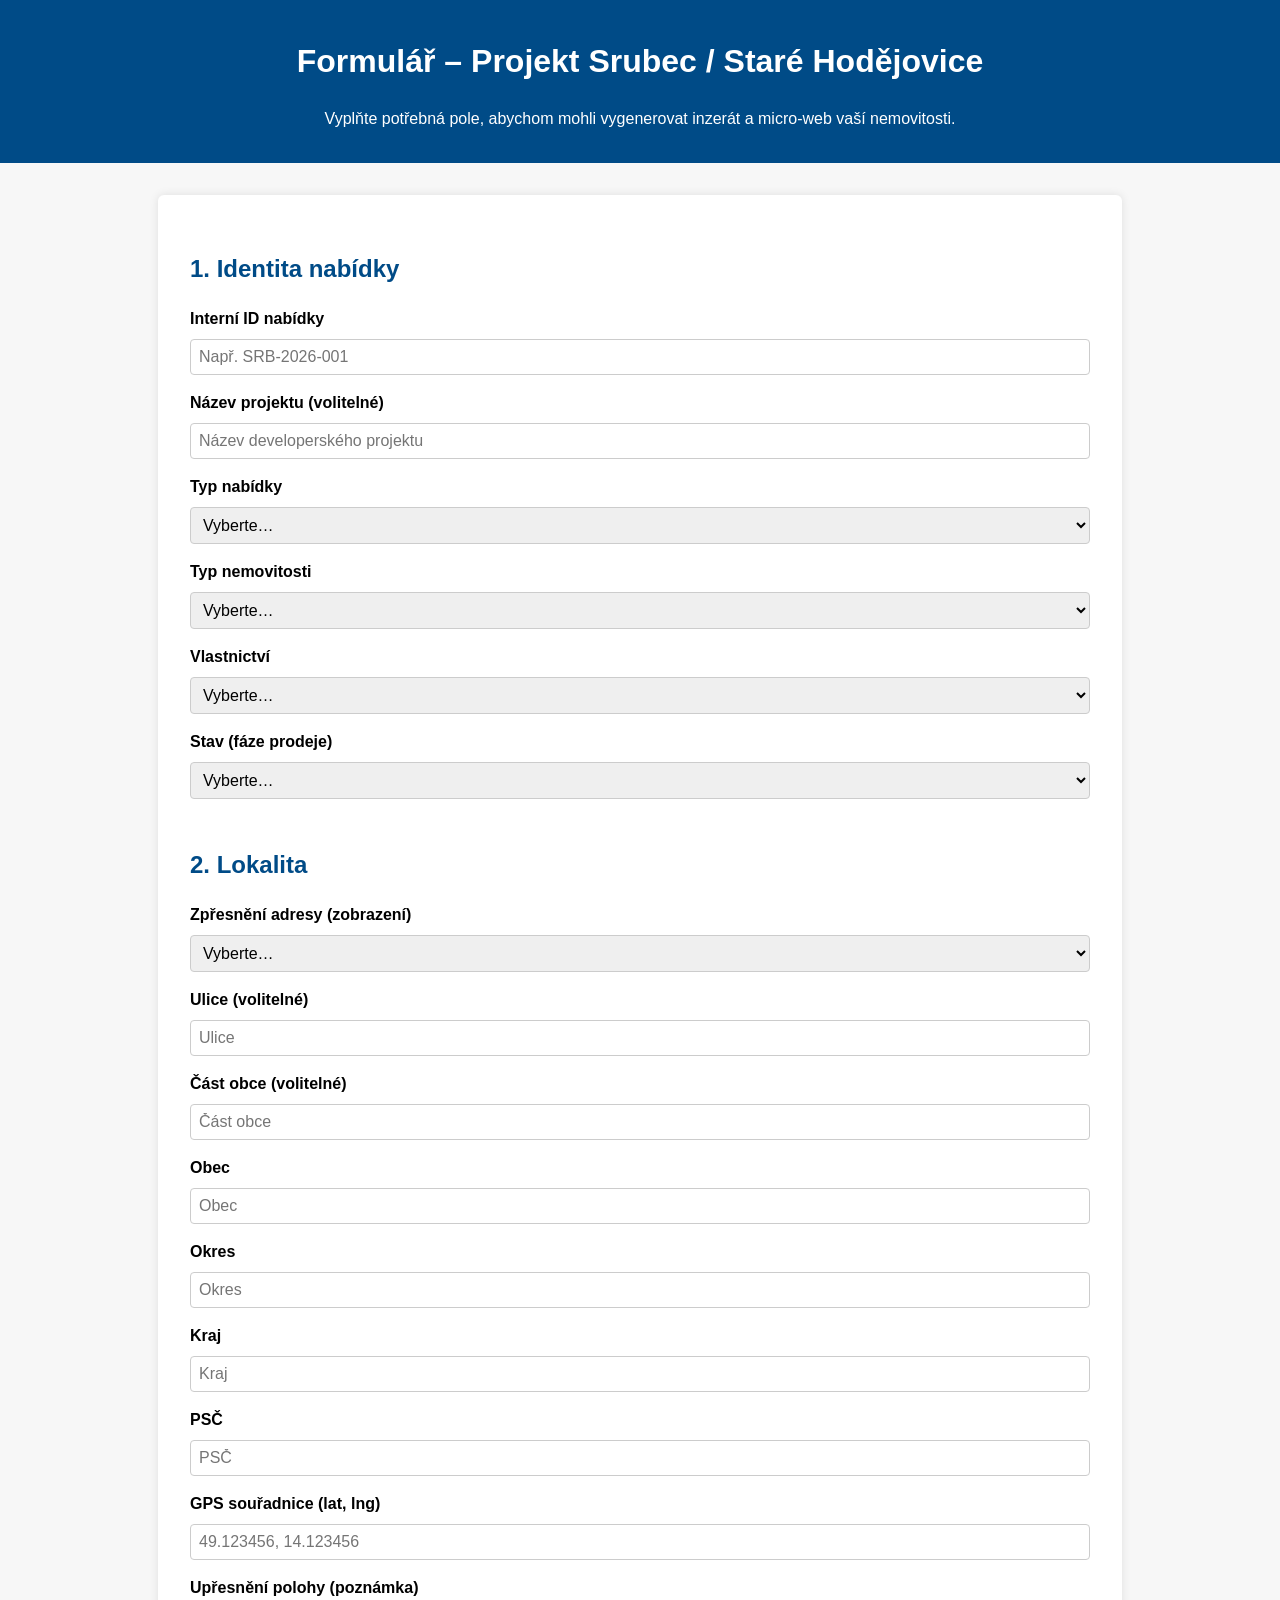
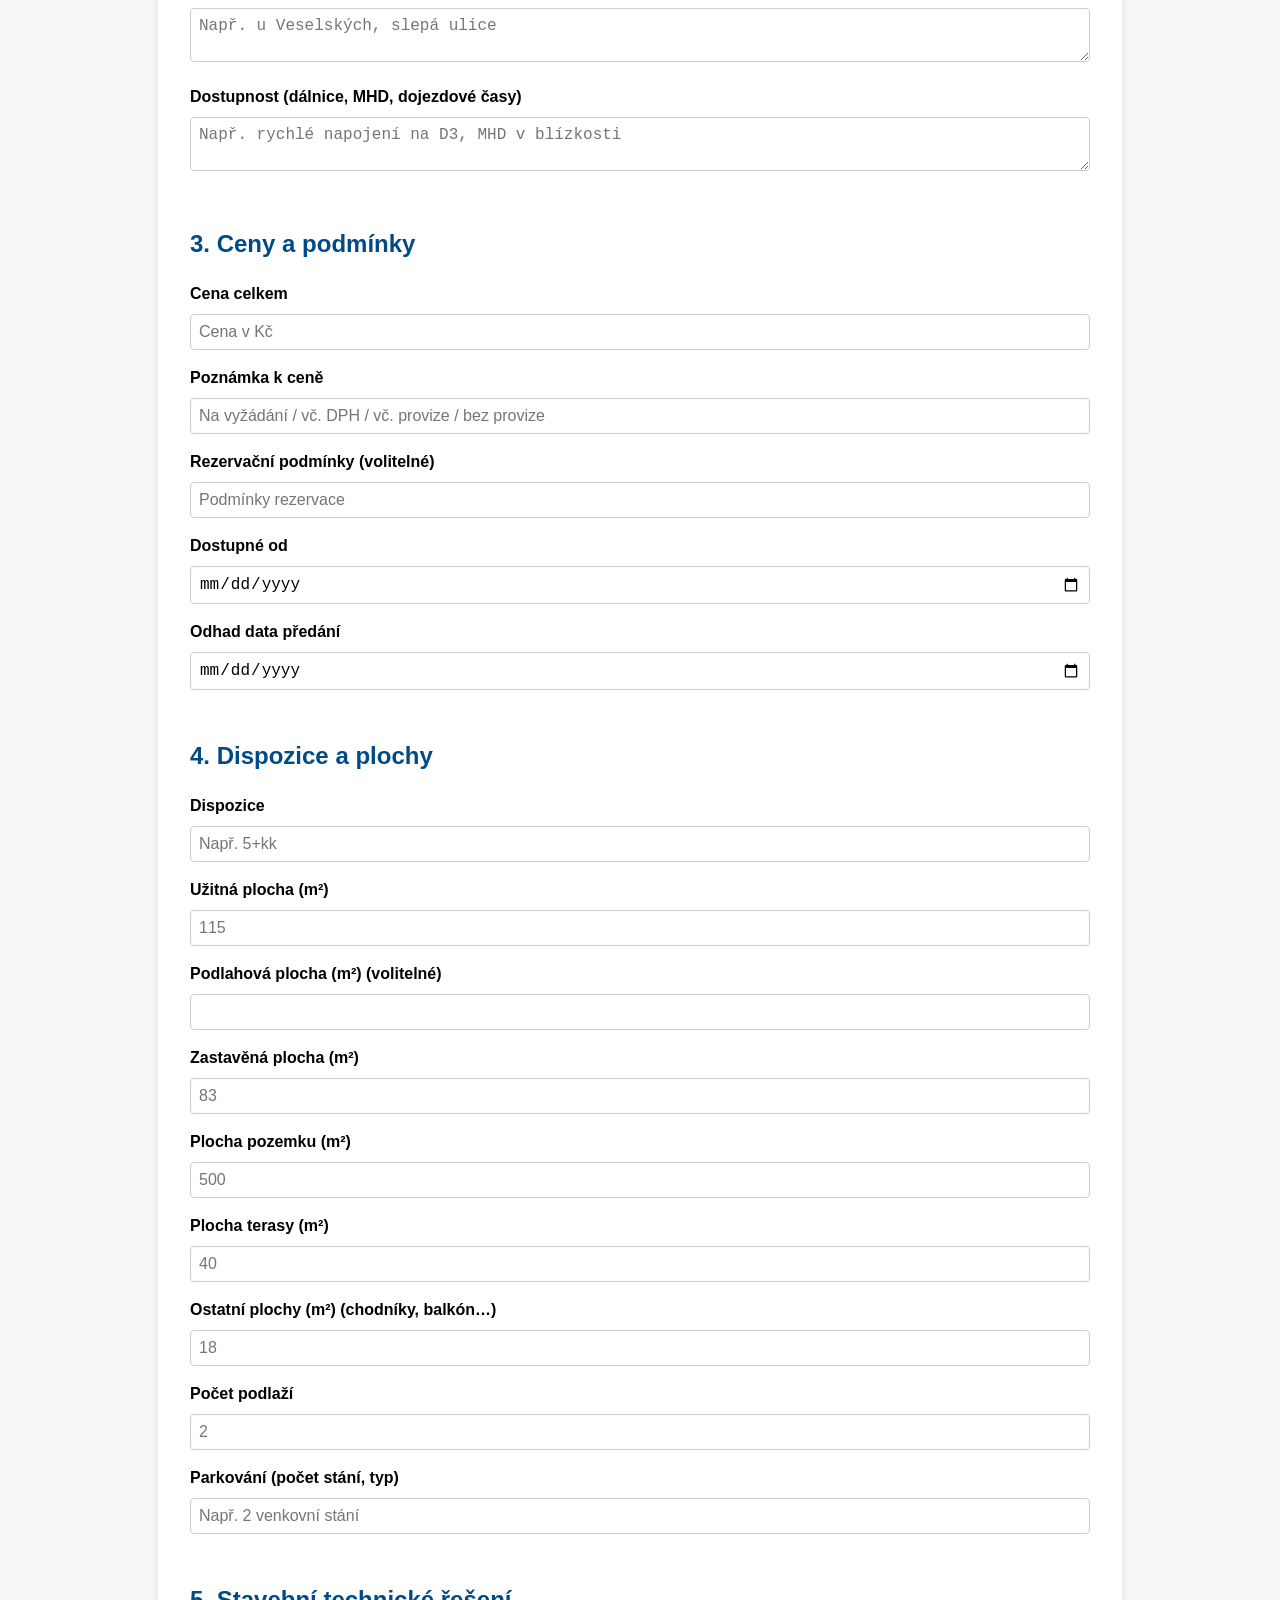
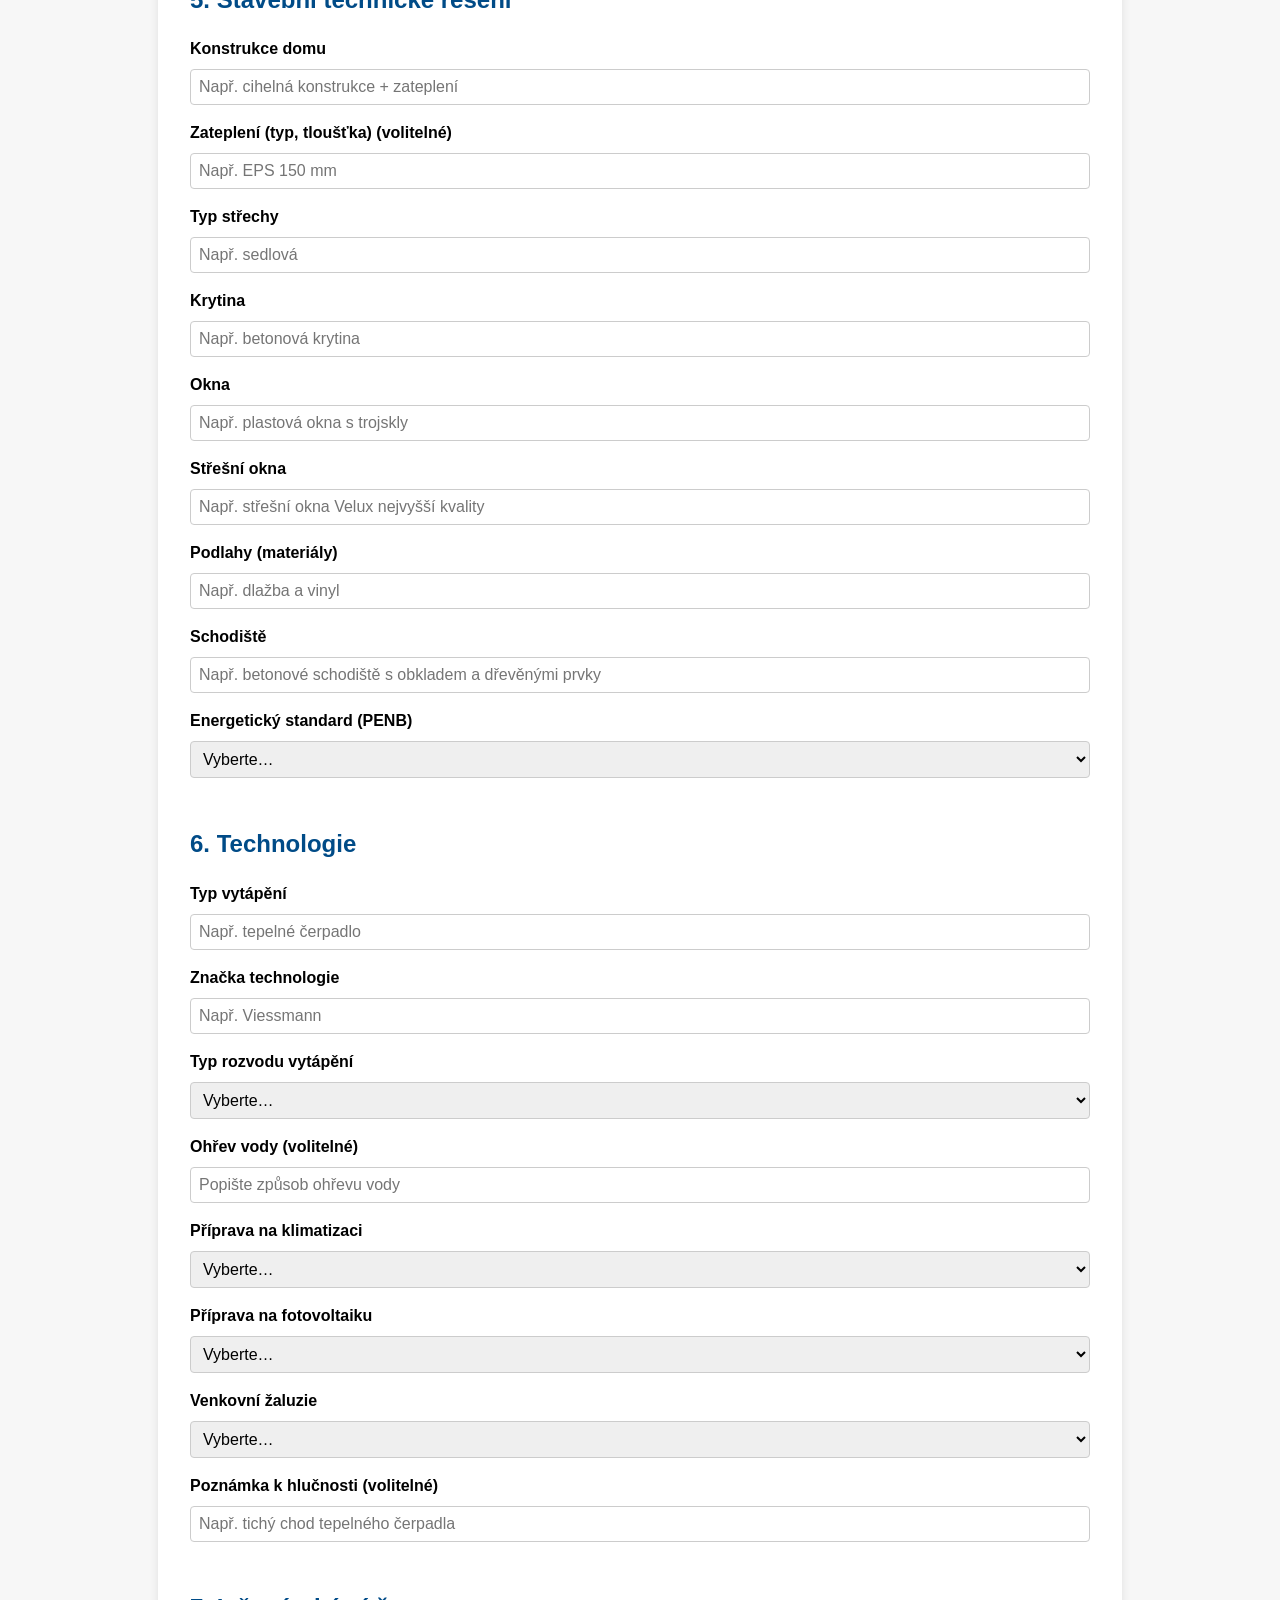
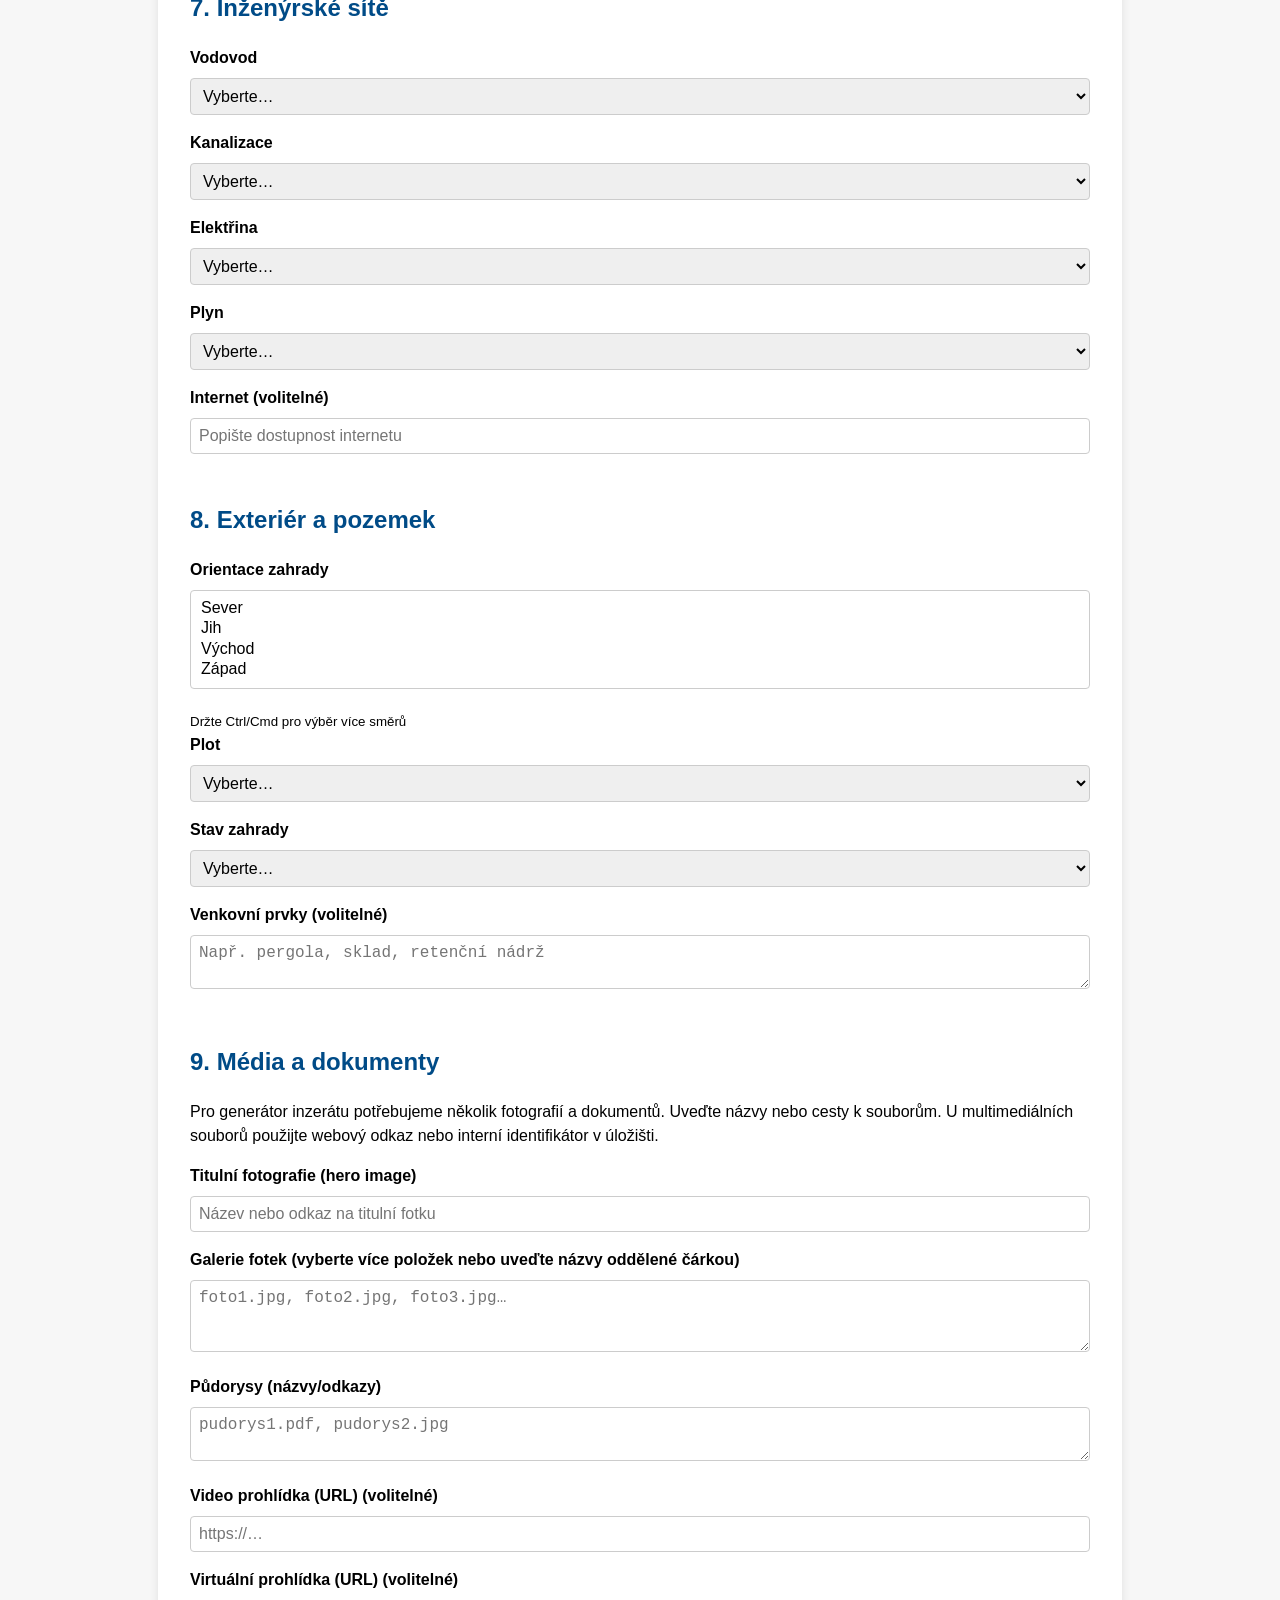
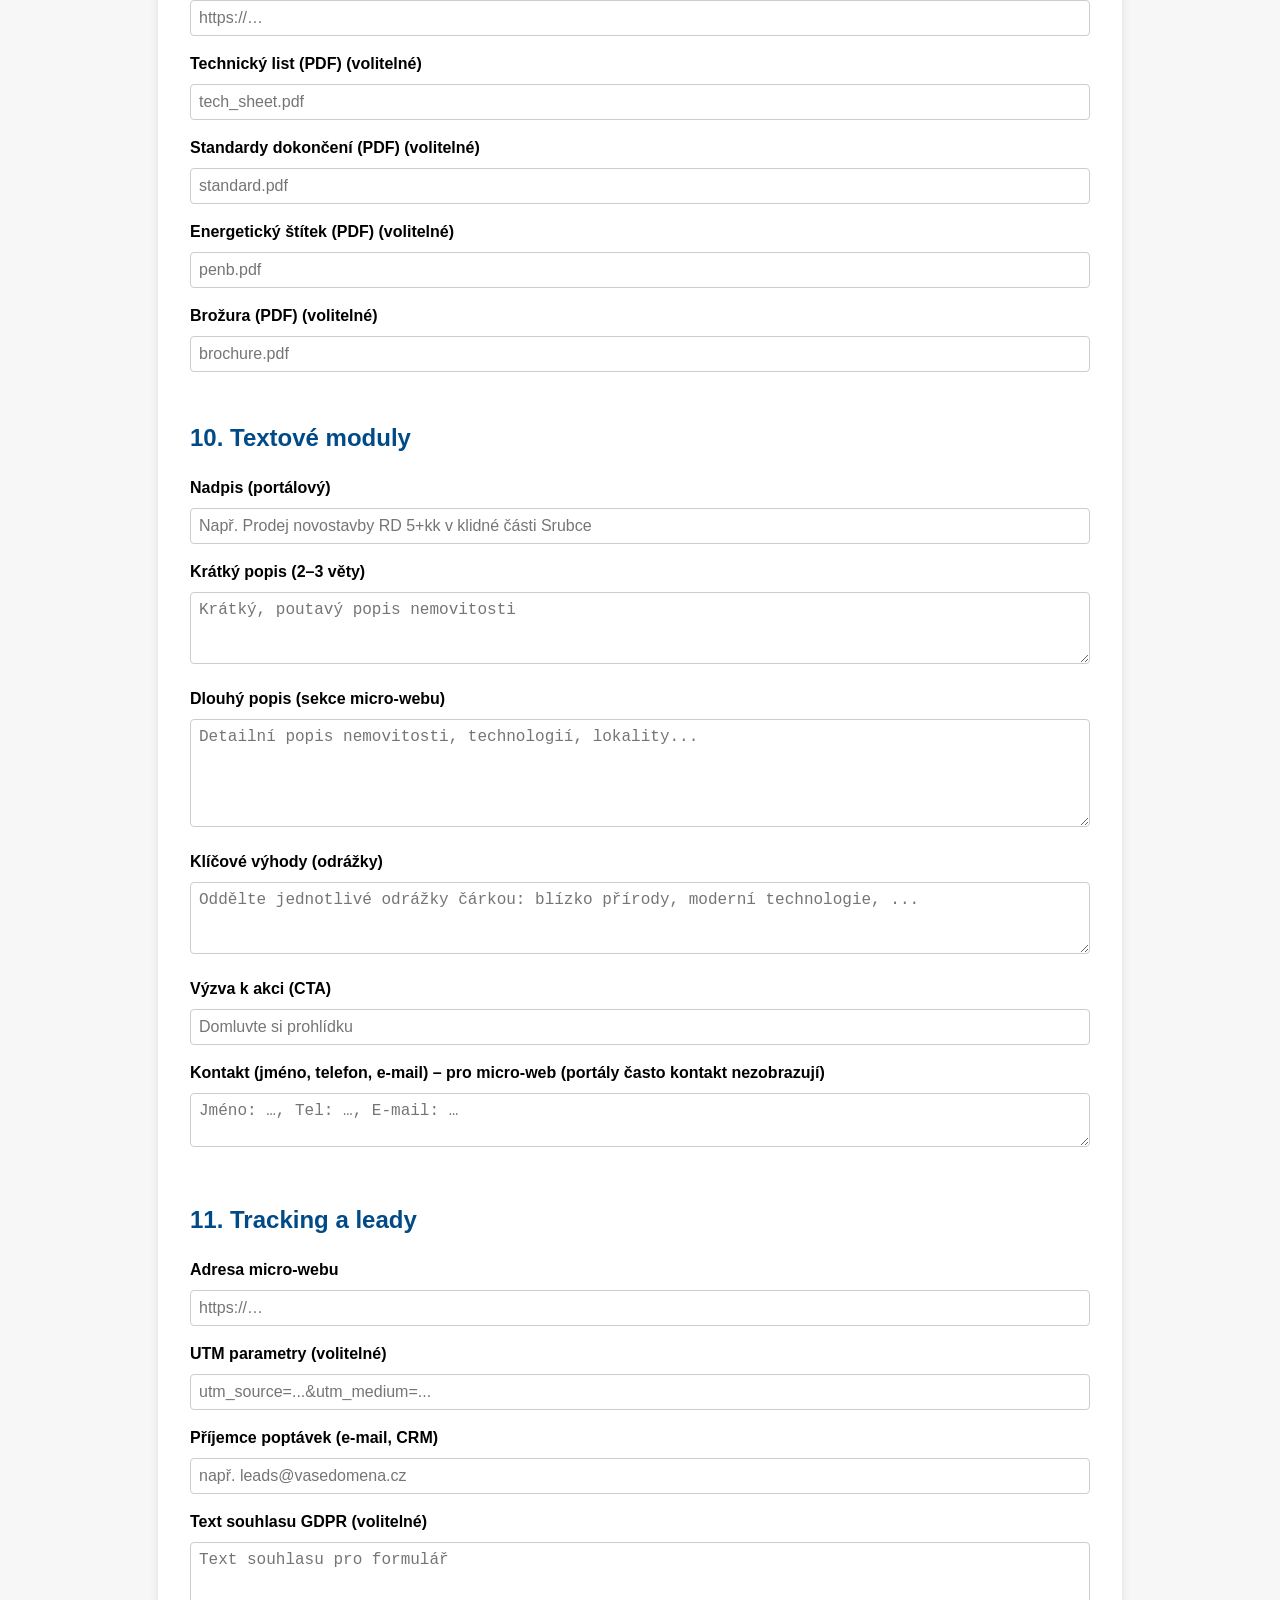
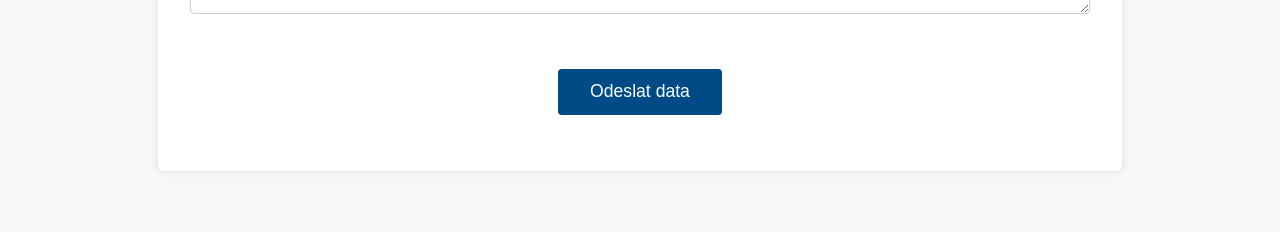
<file: pilot-srubec/data-model/property-form.html>
<!DOCTYPE html>
<html lang="cs">
<head>
    <meta charset="UTF-8">
    <meta name="viewport" content="width=device-width, initial-scale=1.0">
    <title>Formulář pro zadání údajů o nemovitosti – Srubec/Staré Hodějovice</title>
    <style>
        body {
            font-family: Arial, sans-serif;
            line-height: 1.5;
            margin: 0;
            padding: 0;
            background-color: #f7f7f7;
        }
        header {
            background-color: #004b87;
            color: white;
            padding: 1rem;
            text-align: center;
        }
        form {
            max-width: 900px;
            margin: 2rem auto;
            background-color: white;
            padding: 1.5rem 2rem;
            border-radius: 6px;
            box-shadow: 0 0 10px rgba(0,0,0,0.1);
        }
        h2 {
            color: #004b87;
            margin-top: 2rem;
        }
        label {
            display: block;
            margin-bottom: 0.5rem;
            font-weight: bold;
        }
        input, select, textarea {
            width: 100%;
            padding: 0.5rem;
            margin-bottom: 1rem;
            border: 1px solid #ccc;
            border-radius: 4px;
            font-size: 1rem;
            box-sizing: border-box;
        }
        textarea {
            resize: vertical;
        }
        .section {
            margin-bottom: 2rem;
        }
    </style>
</head>
<body>
    <header>
        <h1>Formulář – Projekt Srubec / Staré Hodějovice</h1>
        <p>Vyplňte potřebná pole, abychom mohli vygenerovat inzerát a micro‑web vaší nemovitosti.</p>
    </header>
    <form>
        <!-- 1) Identita nabídky -->
        <div class="section">
            <h2>1. Identita nabídky</h2>
            <label for="listing_id">Interní ID nabídky</label>
            <input type="text" id="listing_id" name="listing_id" placeholder="Např. SRB-2026-001" required>

            <label for="project_name">Název projektu (volitelné)</label>
            <input type="text" id="project_name" name="project_name" placeholder="Název developerského projektu">

            <label for="offer_type">Typ nabídky</label>
            <select id="offer_type" name="offer_type" required>
                <option value="">Vyberte…</option>
                <option value="prodej">Prodej</option>
                <option value="pronajem">Pronájem</option>
            </select>

            <label for="property_type">Typ nemovitosti</label>
            <select id="property_type" name="property_type" required>
                <option value="">Vyberte…</option>
                <option value="rd">Rodinný dům</option>
                <option value="dvojdum">Dvojdům</option>
                <option value="radovy">Řadový dům</option>
                <option value="vila">Vila</option>
                <option value="byt">Byt</option>
                <option value="bd">Bytový dům / developerský projekt</option>
            </select>

            <label for="ownership">Vlastnictví</label>
            <select id="ownership" name="ownership" required>
                <option value="">Vyberte…</option>
                <option value="osobni">Osobní</option>
                <option value="druzstevni">Družstevní</option>
                <option value="jine">Jiné</option>
            </select>

            <label for="status">Stav (fáze prodeje)</label>
            <select id="status" name="status" required>
                <option value="">Vyberte…</option>
                <option value="ve_vystavbe">Ve výstavbě</option>
                <option value="pred_kolaudaci">Před kolaudací</option>
                <option value="zkolaudovano">Zkolaudováno</option>
                <option value="rezervovano">Rezervováno</option>
                <option value="prodano">Prodáno</option>
            </select>
        </div>

        <!-- 2) Lokalita -->
        <div class="section">
            <h2>2. Lokalita</h2>
            <label for="address_public_mode">Zpřesnění adresy (zobrazení)</label>
            <select id="address_public_mode" name="address_public_mode" required>
                <option value="">Vyberte…</option>
                <option value="presna">Přesná adresa</option>
                <option value="znepresnena">Znepřesněná adresa</option>
            </select>

            <label for="street">Ulice (volitelné)</label>
            <input type="text" id="street" name="street" placeholder="Ulice">

            <label for="city_part">Část obce (volitelné)</label>
            <input type="text" id="city_part" name="city_part" placeholder="Část obce">

            <label for="municipality">Obec</label>
            <input type="text" id="municipality" name="municipality" placeholder="Obec" required>

            <label for="district">Okres</label>
            <input type="text" id="district" name="district" placeholder="Okres" required>

            <label for="region">Kraj</label>
            <input type="text" id="region" name="region" placeholder="Kraj" required>

            <label for="zipcode">PSČ</label>
            <input type="text" id="zipcode" name="zipcode" placeholder="PSČ" required>

            <label for="gps">GPS souřadnice (lat, lng)</label>
            <input type="text" id="gps" name="gps" placeholder="49.123456, 14.123456">

            <label for="location_notes">Upřesnění polohy (poznámka)</label>
            <textarea id="location_notes" name="location_notes" rows="2" placeholder="Např. u Veselských, slepá ulice"></textarea>

            <label for="access">Dostupnost (dálnice, MHD, dojezdové časy)</label>
            <textarea id="access" name="access" rows="2" placeholder="Např. rychlé napojení na D3, MHD v blízkosti"></textarea>
        </div>

        <!-- 3) Ceny a podmínky -->
        <div class="section">
            <h2>3. Ceny a podmínky</h2>
            <label for="price_total">Cena celkem</label>
            <input type="number" step="0.01" id="price_total" name="price_total" placeholder="Cena v Kč" required>

            <label for="price_note">Poznámka k ceně</label>
            <input type="text" id="price_note" name="price_note" placeholder="Na vyžádání / vč. DPH / vč. provize / bez provize">

            <label for="reservation_terms">Rezervační podmínky (volitelné)</label>
            <input type="text" id="reservation_terms" name="reservation_terms" placeholder="Podmínky rezervace">

            <label for="available_from">Dostupné od</label>
            <input type="date" id="available_from" name="available_from">

            <label for="handover_date_estimate">Odhad data předání</label>
            <input type="date" id="handover_date_estimate" name="handover_date_estimate">
        </div>

        <!-- 4) Dispozice a plochy -->
        <div class="section">
            <h2>4. Dispozice a plochy</h2>
            <label for="layout">Dispozice</label>
            <input type="text" id="layout" name="layout" placeholder="Např. 5+kk" required>

            <label for="usable_area_m2">Užitná plocha (m²)</label>
            <input type="number" id="usable_area_m2" name="usable_area_m2" placeholder="115" required>

            <label for="floor_area_m2">Podlahová plocha (m²) (volitelné)</label>
            <input type="number" id="floor_area_m2" name="floor_area_m2" placeholder="">

            <label for="built_up_area_m2">Zastavěná plocha (m²)</label>
            <input type="number" id="built_up_area_m2" name="built_up_area_m2" placeholder="83" required>

            <label for="plot_area_m2">Plocha pozemku (m²)</label>
            <input type="number" id="plot_area_m2" name="plot_area_m2" placeholder="500" required>

            <label for="terrace_area_m2">Plocha terasy (m²)</label>
            <input type="number" id="terrace_area_m2" name="terrace_area_m2" placeholder="40">

            <label for="other_areas">Ostatní plochy (m²) (chodníky, balkón…)</label>
            <input type="number" id="other_areas" name="other_areas" placeholder="18">

            <label for="floors_count">Počet podlaží</label>
            <input type="number" id="floors_count" name="floors_count" placeholder="2" required>

            <label for="parking">Parkování (počet stání, typ)</label>
            <input type="text" id="parking" name="parking" placeholder="Např. 2 venkovní stání">
        </div>

        <!-- 5) Stavební technické řešení -->
        <div class="section">
            <h2>5. Stavební technické řešení</h2>
            <label for="construction_type">Konstrukce domu</label>
            <input type="text" id="construction_type" name="construction_type" placeholder="Např. cihelná konstrukce + zateplení" required>

            <label for="insulation">Zateplení (typ, tloušťka) (volitelné)</label>
            <input type="text" id="insulation" name="insulation" placeholder="Např. EPS 150 mm">

            <label for="roof_type">Typ střechy</label>
            <input type="text" id="roof_type" name="roof_type" placeholder="Např. sedlová" required>

            <label for="roof_cover">Krytina</label>
            <input type="text" id="roof_cover" name="roof_cover" placeholder="Např. betonová krytina" required>

            <label for="windows">Okna</label>
            <input type="text" id="windows" name="windows" placeholder="Např. plastová okna s trojskly" required>

            <label for="skylights">Střešní okna</label>
            <input type="text" id="skylights" name="skylights" placeholder="Např. střešní okna Velux nejvyšší kvality" required>

            <label for="floors_materials">Podlahy (materiály)</label>
            <input type="text" id="floors_materials" name="floors_materials" placeholder="Např. dlažba a vinyl" required>

            <label for="stairs">Schodiště</label>
            <input type="text" id="stairs" name="stairs" placeholder="Např. betonové schodiště s obkladem a dřevěnými prvky" required>

            <label for="energy_standard">Energetický standard (PENB)</label>
            <select id="energy_standard" name="energy_standard" required>
                <option value="">Vyberte…</option>
                <option value="pasivni">Pasivní dům</option>
                <option value="nizkoenergeticky">Nízkoenergetický dům</option>
                <option value="bez_udaje">Bez údaje</option>
            </select>
        </div>

        <!-- 6) Technologie -->
        <div class="section">
            <h2>6. Technologie</h2>
            <label for="heating_type">Typ vytápění</label>
            <input type="text" id="heating_type" name="heating_type" placeholder="Např. tepelné čerpadlo" required>

            <label for="heating_brand">Značka technologie</label>
            <input type="text" id="heating_brand" name="heating_brand" placeholder="Např. Viessmann" required>

            <label for="heating_distribution">Typ rozvodu vytápění</label>
            <select id="heating_distribution" name="heating_distribution" required>
                <option value="">Vyberte…</option>
                <option value="podlahove">Podlahové vytápění</option>
                <option value="radiatory">Radiátory</option>
                <option value="kombinace">Kombinace</option>
            </select>

            <label for="hot_water">Ohřev vody (volitelné)</label>
            <input type="text" id="hot_water" name="hot_water" placeholder="Popište způsob ohřevu vody">

            <label for="cooling_ready">Příprava na klimatizaci</label>
            <select id="cooling_ready" name="cooling_ready" required>
                <option value="">Vyberte…</option>
                <option value="ano">Ano</option>
                <option value="priprava">Příprava</option>
                <option value="ne">Ne</option>
            </select>

            <label for="pv_ready">Příprava na fotovoltaiku</label>
            <select id="pv_ready" name="pv_ready" required>
                <option value="">Vyberte…</option>
                <option value="ano">Ano</option>
                <option value="priprava">Příprava</option>
                <option value="ne">Ne</option>
            </select>

            <label for="shading_ready">Venkovní žaluzie</label>
            <select id="shading_ready" name="shading_ready" required>
                <option value="">Vyberte…</option>
                <option value="ano">Ano</option>
                <option value="priprava">Příprava</option>
                <option value="ne">Ne</option>
            </select>

            <label for="noise_note">Poznámka k hlučnosti (volitelné)</label>
            <input type="text" id="noise_note" name="noise_note" placeholder="Např. tichý chod tepelného čerpadla">
        </div>

        <!-- 7) Inženýrské sítě -->
        <div class="section">
            <h2>7. Inženýrské sítě</h2>
            <label for="water">Vodovod</label>
            <select id="water" name="water" required>
                <option value="">Vyberte…</option>
                <option value="vodovod">Městský vodovod</option>
                <option value="studna">Studna</option>
                <option value="jiné">Jiné</option>
            </select>

            <label for="sewer">Kanalizace</label>
            <select id="sewer" name="sewer" required>
                <option value="">Vyberte…</option>
                <option value="kanalizace">Kanalizace</option>
                <option value="cov">Čistírna odpadních vod (ČOV)</option>
                <option value="jiné">Jiné</option>
            </select>

            <label for="electricity">Elektřina</label>
            <select id="electricity" name="electricity" required>
                <option value="">Vyberte…</option>
                <option value="ano">Ano</option>
                <option value="ne">Ne</option>
            </select>

            <label for="gas">Plyn</label>
            <select id="gas" name="gas" required>
                <option value="">Vyberte…</option>
                <option value="ano">Ano</option>
                <option value="ne">Ne</option>
            </select>

            <label for="internet">Internet (volitelné)</label>
            <input type="text" id="internet" name="internet" placeholder="Popište dostupnost internetu">
        </div>

        <!-- 8) Exteriér a pozemek -->
        <div class="section">
            <h2>8. Exteriér a pozemek</h2>
            <label for="garden_orientation">Orientace zahrady</label>
            <select id="garden_orientation" name="garden_orientation" required multiple>
                <option value="sever">Sever</option>
                <option value="jih">Jih</option>
                <option value="vychod">Východ</option>
                <option value="zapad">Západ</option>
            </select>
            <small>Držte Ctrl/Cmd pro výběr více směrů</small>

            <label for="fence">Plot</label>
            <select id="fence" name="fence" required>
                <option value="">Vyberte…</option>
                <option value="ano">Ano</option>
                <option value="ne">Ne</option>
            </select>

            <label for="garden_state">Stav zahrady</label>
            <select id="garden_state" name="garden_state" required>
                <option value="">Vyberte…</option>
                <option value="zatravneno">Zatravněno</option>
                <option value="upraveno">Upraveno</option>
                <option value="pripraveno">Připraveno (nevyhotoveno)</option>
            </select>

            <label for="outdoor_features">Venkovní prvky (volitelné)</label>
            <textarea id="outdoor_features" name="outdoor_features" rows="2" placeholder="Např. pergola, sklad, retenční nádrž"></textarea>
        </div>

        <!-- 9) Média a dokumenty -->
        <div class="section">
            <h2>9. Média a dokumenty</h2>
            <p>Pro generátor inzerátu potřebujeme několik fotografií a dokumentů. Uveďte názvy nebo cesty k souborům. U multimediálních souborů použijte webový odkaz nebo interní identifikátor v úložišti.</p>

            <label for="hero_image">Titulní fotografie (hero image)</label>
            <input type="text" id="hero_image" name="hero_image" placeholder="Název nebo odkaz na titulní fotku" required>

            <label for="gallery">Galerie fotek (vyberte více položek nebo uveďte názvy oddělené čárkou)</label>
            <textarea id="gallery" name="gallery" rows="3" placeholder="foto1.jpg, foto2.jpg, foto3.jpg…" required></textarea>

            <label for="floorplans">Půdorysy (názvy/odkazy)</label>
            <textarea id="floorplans" name="floorplans" rows="2" placeholder="pudorys1.pdf, pudorys2.jpg"></textarea>

            <label for="video_url">Video prohlídka (URL) (volitelné)</label>
            <input type="url" id="video_url" name="video_url" placeholder="https://…">

            <label for="virtual_tour_url">Virtuální prohlídka (URL) (volitelné)</label>
            <input type="url" id="virtual_tour_url" name="virtual_tour_url" placeholder="https://…">

            <label for="tech_sheet_pdf">Technický list (PDF) (volitelné)</label>
            <input type="text" id="tech_sheet_pdf" name="tech_sheet_pdf" placeholder="tech_sheet.pdf">

            <label for="finish_standard_pdf">Standardy dokončení (PDF) (volitelné)</label>
            <input type="text" id="finish_standard_pdf" name="finish_standard_pdf" placeholder="standard.pdf">

            <label for="penb_pdf">Energetický štítek (PDF) (volitelné)</label>
            <input type="text" id="penb_pdf" name="penb_pdf" placeholder="penb.pdf">

            <label for="brochure_pdf">Brožura (PDF) (volitelné)</label>
            <input type="text" id="brochure_pdf" name="brochure_pdf" placeholder="brochure.pdf">
        </div>

        <!-- 10) Textové moduly -->
        <div class="section">
            <h2>10. Textové moduly</h2>
            <label for="headline">Nadpis (portálový)</label>
            <input type="text" id="headline" name="headline" placeholder="Např. Prodej novostavby RD 5+kk v klidné části Srubce" required>

            <label for="short_pitch">Krátký popis (2–3 věty)</label>
            <textarea id="short_pitch" name="short_pitch" rows="3" placeholder="Krátký, poutavý popis nemovitosti" required></textarea>

            <label for="long_description">Dlouhý popis (sekce micro-webu)</label>
            <textarea id="long_description" name="long_description" rows="5" placeholder="Detailní popis nemovitosti, technologií, lokality..." required></textarea>

            <label for="bullets_key_features">Klíčové výhody (odrážky)</label>
            <textarea id="bullets_key_features" name="bullets_key_features" rows="3" placeholder="Oddělte jednotlivé odrážky čárkou: blízko přírody, moderní technologie, ..." required></textarea>

            <label for="cta_text">Výzva k akci (CTA)</label>
            <input type="text" id="cta_text" name="cta_text" placeholder="Domluvte si prohlídku">

            <label for="contact">Kontakt (jméno, telefon, e‑mail) – pro micro-web (portály často kontakt nezobrazují)</label>
            <textarea id="contact" name="contact" rows="2" placeholder="Jméno: …, Tel: …, E-mail: …"></textarea>
        </div>

        <!-- 11) Tracking a leady -->
        <div class="section">
            <h2>11. Tracking a leady</h2>
            <label for="primary_url">Adresa micro-webu</label>
            <input type="url" id="primary_url" name="primary_url" placeholder="https://…" required>

            <label for="utm_templates">UTM parametry (volitelné)</label>
            <input type="text" id="utm_templates" name="utm_templates" placeholder="utm_source=...&utm_medium=...">

            <label for="lead_form_destination">Příjemce poptávek (e‑mail, CRM)</label>
            <input type="text" id="lead_form_destination" name="lead_form_destination" placeholder="např. leads@vasedomena.cz" required>

            <label for="consent_text">Text souhlasu GDPR (volitelné)</label>
            <textarea id="consent_text" name="consent_text" rows="3" placeholder="Text souhlasu pro formulář"></textarea>
        </div>

        <!-- Submit button -->
        <div class="section" style="text-align: center; margin-top: 2rem;">
            <button type="submit" style="background-color: #004b87; color: white; padding: 0.8rem 2rem; border: none; border-radius: 4px; font-size: 1.1rem; cursor: pointer;">Odeslat data</button>
        </div>
    </form>
</body>
</html>
</file>
<file: property-listing-demo/styles.css>
/* Základní styly pro demo generátor inzerátu */
:root {
  --primary-color: #2b6cb0; /* modrá */
  --secondary-color: #68d391; /* zelená */
  --background: #f7fafc;
  --text-color: #2d3748;
  --border-radius: 4px;
  --font-family: 'Segoe UI', Tahoma, sans-serif;
}

body {
  margin: 0;
  padding: 0;
  font-family: var(--font-family);
  background-color: var(--background);
  color: var(--text-color);
}

.container {
  max-width: 900px;
  margin: 0 auto;
  padding: 1rem;
}

header {
  text-align: center;
  margin-bottom: 1rem;
}

header h1 {
  margin: 0.5rem 0;
  color: var(--primary-color);
}

header p {
  margin: 0;
  color: #4a5568;
}

form {
  display: flex;
  flex-wrap: wrap;
  gap: 1rem;
  background-color: #fff;
  padding: 1rem;
  border-radius: var(--border-radius);
  box-shadow: 0 2px 4px rgba(0,0,0,0.1);
}

.form-row {
  flex: 1 1 250px;
  display: flex;
  flex-direction: column;
}

.form-row label {
  margin-bottom: 0.25rem;
  font-weight: 600;
}

.form-row input,
.form-row select,
.form-row textarea {
  padding: 0.5rem;
  border: 1px solid #cbd5e0;
  border-radius: var(--border-radius);
  font-size: 1rem;
  color: var(--text-color);
}

.form-row input:focus,
.form-row select:focus,
.form-row textarea:focus {
  outline: none;
  border-color: var(--primary-color);
  box-shadow: 0 0 0 1px var(--primary-color);
}

.form-row button {
  padding: 0.75rem;
  background-color: var(--primary-color);
  color: #fff;
  border: none;
  border-radius: var(--border-radius);
  font-size: 1rem;
  cursor: pointer;
  transition: background-color 0.2s;
}

.form-row button:hover {
  background-color: #1a365d;
}

.output-section {
  margin-top: 1.5rem;
  padding: 1rem;
  background-color: #fff;
  border-radius: var(--border-radius);
  box-shadow: 0 2px 4px rgba(0,0,0,0.1);
  display: none; /* Hidden until generation */
}

.output-section h2 {
  margin-top: 0;
  color: var(--primary-color);
}

pre {
  white-space: pre-wrap;
  word-wrap: break-word;
  font-family: var(--font-family);
  line-height: 1.5;
}

footer {
  margin-top: 2rem;
  text-align: center;
  font-size: 0.9rem;
  color: #718096;
}
</file>
<file: product/listing-generator/styles.css>
/* Základní styly pro demo generátor inzerátu */
:root {
  --primary-color: #2b6cb0; /* modrá */
  --secondary-color: #68d391; /* zelená */
  --background: #f7fafc;
  --text-color: #2d3748;
  --border-radius: 4px;
  --font-family: 'Segoe UI', Tahoma, sans-serif;
}

body {
  margin: 0;
  padding: 0;
  font-family: var(--font-family);
  background-color: var(--background);
  color: var(--text-color);
}

.container {
  max-width: 900px;
  margin: 0 auto;
  padding: 1rem;
}

header {
  text-align: center;
  margin-bottom: 1rem;
}

header h1 {
  margin: 0.5rem 0;
  color: var(--primary-color);
}

header p {
  margin: 0;
  color: #4a5568;
}

form {
  display: flex;
  flex-wrap: wrap;
  gap: 1rem;
  background-color: #fff;
  padding: 1rem;
  border-radius: var(--border-radius);
  box-shadow: 0 2px 4px rgba(0,0,0,0.1);
}

.form-row {
  flex: 1 1 250px;
  display: flex;
  flex-direction: column;
}

.form-row label {
  margin-bottom: 0.25rem;
  font-weight: 600;
}

.form-row input,
.form-row select,
.form-row textarea {
  padding: 0.5rem;
  border: 1px solid #cbd5e0;
  border-radius: var(--border-radius);
  font-size: 1rem;
  color: var(--text-color);
}

.form-row input:focus,
.form-row select:focus,
.form-row textarea:focus {
  outline: none;
  border-color: var(--primary-color);
  box-shadow: 0 0 0 1px var(--primary-color);
}

.form-row button {
  padding: 0.75rem;
  background-color: var(--primary-color);
  color: #fff;
  border: none;
  border-radius: var(--border-radius);
  font-size: 1rem;
  cursor: pointer;
  transition: background-color 0.2s;
}

.form-row button:hover {
  background-color: #1a365d;
}

.output-section {
  margin-top: 1.5rem;
  padding: 1rem;
  background-color: #fff;
  border-radius: var(--border-radius);
  box-shadow: 0 2px 4px rgba(0,0,0,0.1);
  display: none; /* Hidden until generation */
}

.output-section h2 {
  margin-top: 0;
  color: var(--primary-color);
}

.variant-row {
  border-top: 1px solid #e2e8f0;
  padding-top: 1rem;
  margin-top: 1rem;
}

.variant-row:first-of-type {
  border-top: none;
  padding-top: 0;
  margin-top: 0.5rem;
}

.variant-head {
  display: flex;
  justify-content: space-between;
  align-items: center;
  gap: 1rem;
}

.variant-head h3 {
  margin: 0;
  color: #1a365d;
  font-size: 1rem;
}

.copy-btn {
  padding: 0.45rem 0.7rem;
  background-color: #edf2f7;
  border: 1px solid #cbd5e0;
  border-radius: var(--border-radius);
  cursor: pointer;
  color: #2d3748;
  font-size: 0.9rem;
}

.copy-btn:hover {
  background-color: #e2e8f0;
}

pre {
  white-space: pre-wrap;
  word-wrap: break-word;
  font-family: var(--font-family);
  line-height: 1.5;
}

footer {
  margin-top: 2rem;
  text-align: center;
  font-size: 0.9rem;
  color: #718096;
}
</file>
